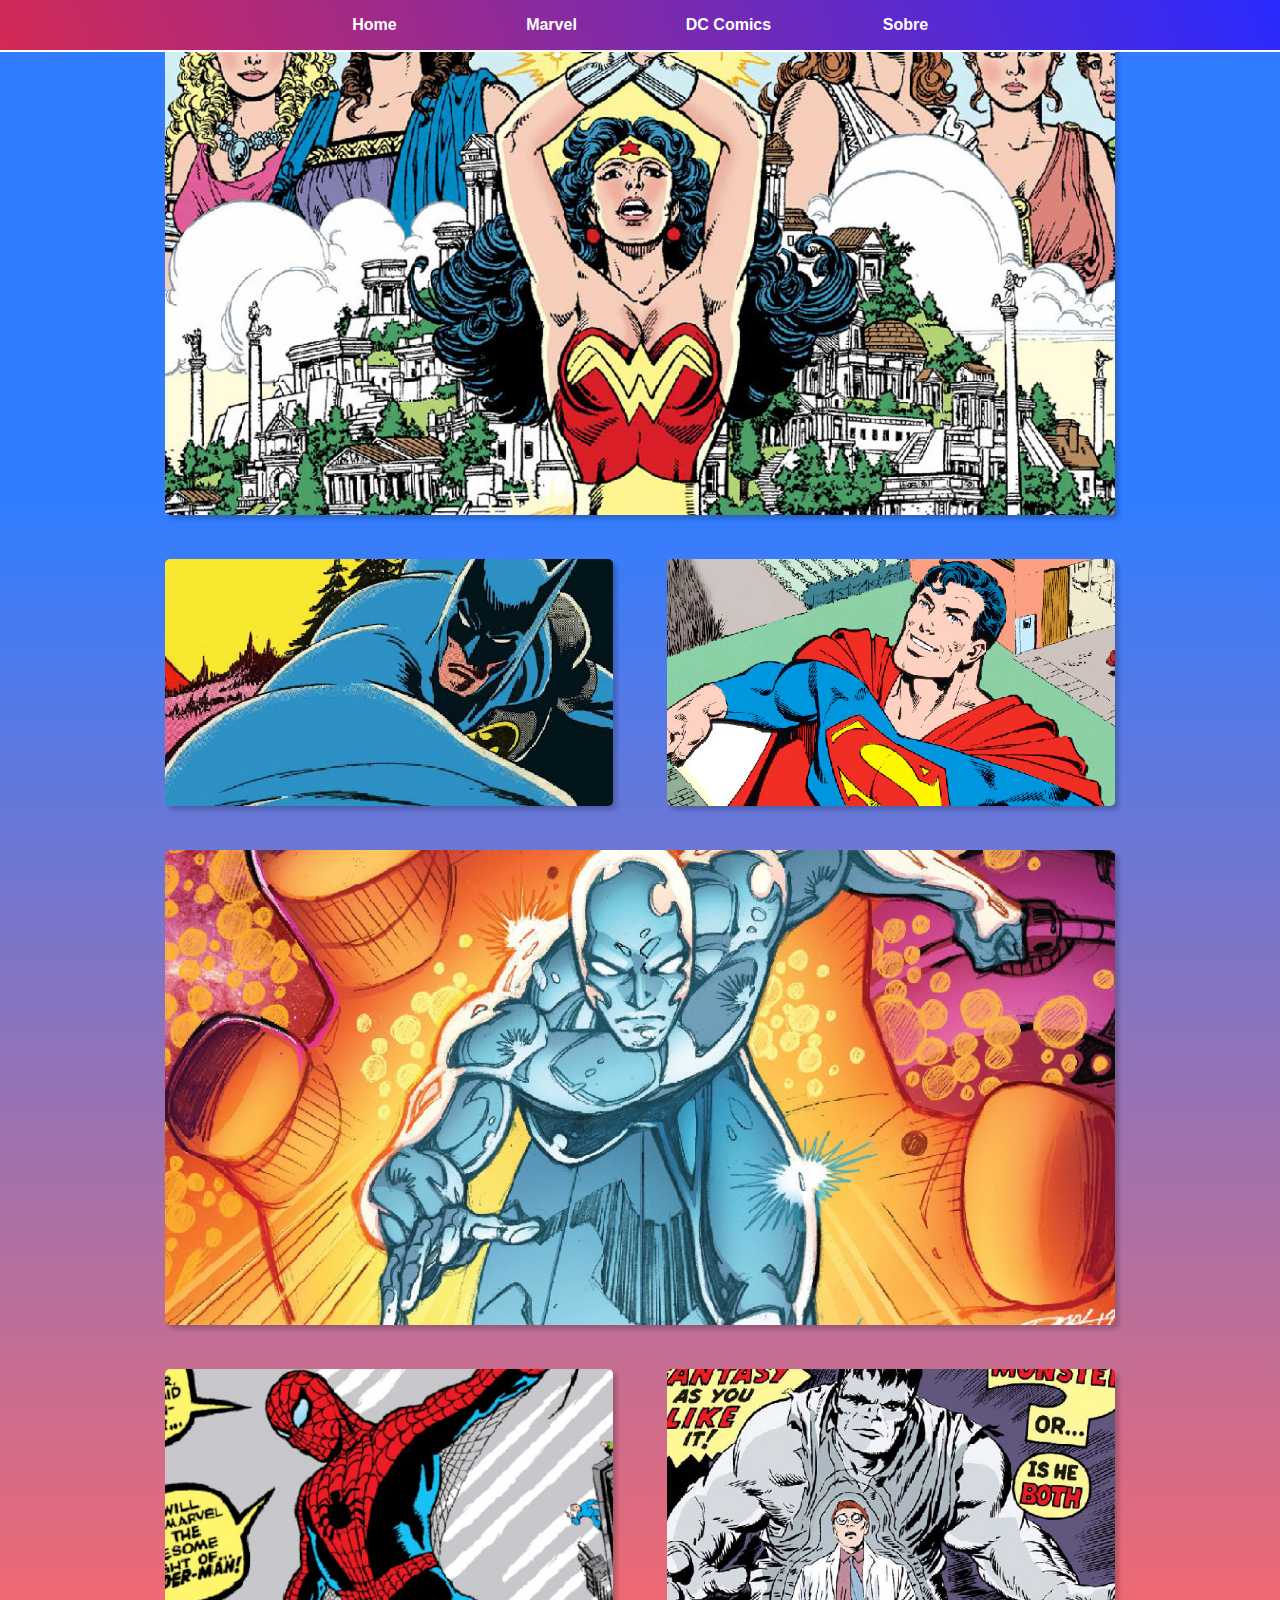
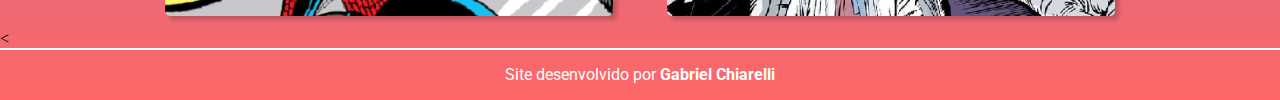
<file: index.html>
<!DOCTYPE html> <!-- V1.0 - 03/04/2022 -->
<html lang="pt-br">
<head>
    <meta charset="UTF-8">
    <meta http-equiv="X-UA-Compatible" content="IE=edge">
    <meta name="viewport" content="width=device-width, initial-scale=1.0">
    <link rel="stylesheet" href="estilos/estilo-header.css">
    <link rel="stylesheet" href="estilos/estilo-menu-dropdown.css">
    <link rel="stylesheet" href="estilos/estilo-index.css">
    <!--<link rel="stylesheet" href="estilos/estilo-base.css">-->
    <link rel="shortcut icon" href="imagens/favicon/escudo-capitao-america-favicon-001.svg" type="image/x-icon">
    <title>Super-Heróis</title>
</head>
<body>
    <header>
        <nav class="menu">
            <ul class="dropdown-menu">
                <li><a href="#">Home</a></li>
                <li>
                    <a href="#">Marvel</a>
                    <ul class="dropdown-submenu">
                        <li><a href="conteudos/homem-aranha.html">Homem-Aranha</a></li>
                        <li><a href="conteudos/hulk.html">Hulk</a></li>
                        <li><a href="conteudos/surfista-prateado.html">Surfista Prateado</a></li>
                    </ul>
                </li>
                <li>
                    <a href="#">DC Comics</a>
                    <ul class="dropdown-submenu">
                        <li><a href="conteudos/batman.html">Batman</a></li>
                        <li><a href="conteudos/mulher-maravilha.html">Mulher-Maravilha</a></li>
                        <li><a href="conteudos/super-homem.html">Super-Homem</a></li>
                    </ul>
                </li>
                <li><a href="conteudos/sobre.html">Sobre</a></li>
            </ul>
        </nav>
    </header>

    <main>
        <div class="universo-dc">
        <a href="conteudos/mulher-maravilha.html"><div class="imagem-principal-container">
            <img src="imagens/imagem-home-pricipal-mulher-maravilha-001.jpg" alt="" class="img-principal">
        </div></a>
        <div class="imagens-destaque">
            <a href="conteudos/batman.html"><div class="imagem-container">
                <img src="imagens/imagem-destaque-batman-001.jpg" alt="" class="img-destaque">
                <!--<h1 class="txt-destaque">Origem do Homem-Aranha</h1>-->
            </div></a>
            <a href="conteudos/super-homem.html"><div class="imagem-container">
                <img src="imagens/imagem-destaque-super-homem-001.jpg" alt="" class="img-destaque">
                <!--<h1 class="txt-destaque">Primeira Aparição da Mulher-Maravilha</h1>-->
            </div></a>
        </div>
        </div>
        <a href="conteudos/surfista-prateado.html"><div class="imagem-principal-container">
            <img src="imagens/imagem-home-pricipal-surfista-prateado-001.jpg" alt="" class="img-principal">
        </div></a>
        <div class="imagens-destaque">
            <a href="conteudos/homem-aranha.html"><div class="imagem-container">
                <img src="imagens/imagem-destaque-homem-aranha-001.jpg" alt="" class="img-destaque">
            </div></a>
            <a href="conteudos/hulk.html"><div class="imagem-container">
                <img src="imagens/imagem-destaque-hulk-001.jpg" alt="" class="img-destaque">
            </div></a>
        </div>
    </main>

    <<footer>
        <p>Site desenvolvido por <a href="https://github.com/gabrielchiarelli" target="_blank">Gabriel Chiarelli</a></p>
    </footer>
</body>
</html>
</file>
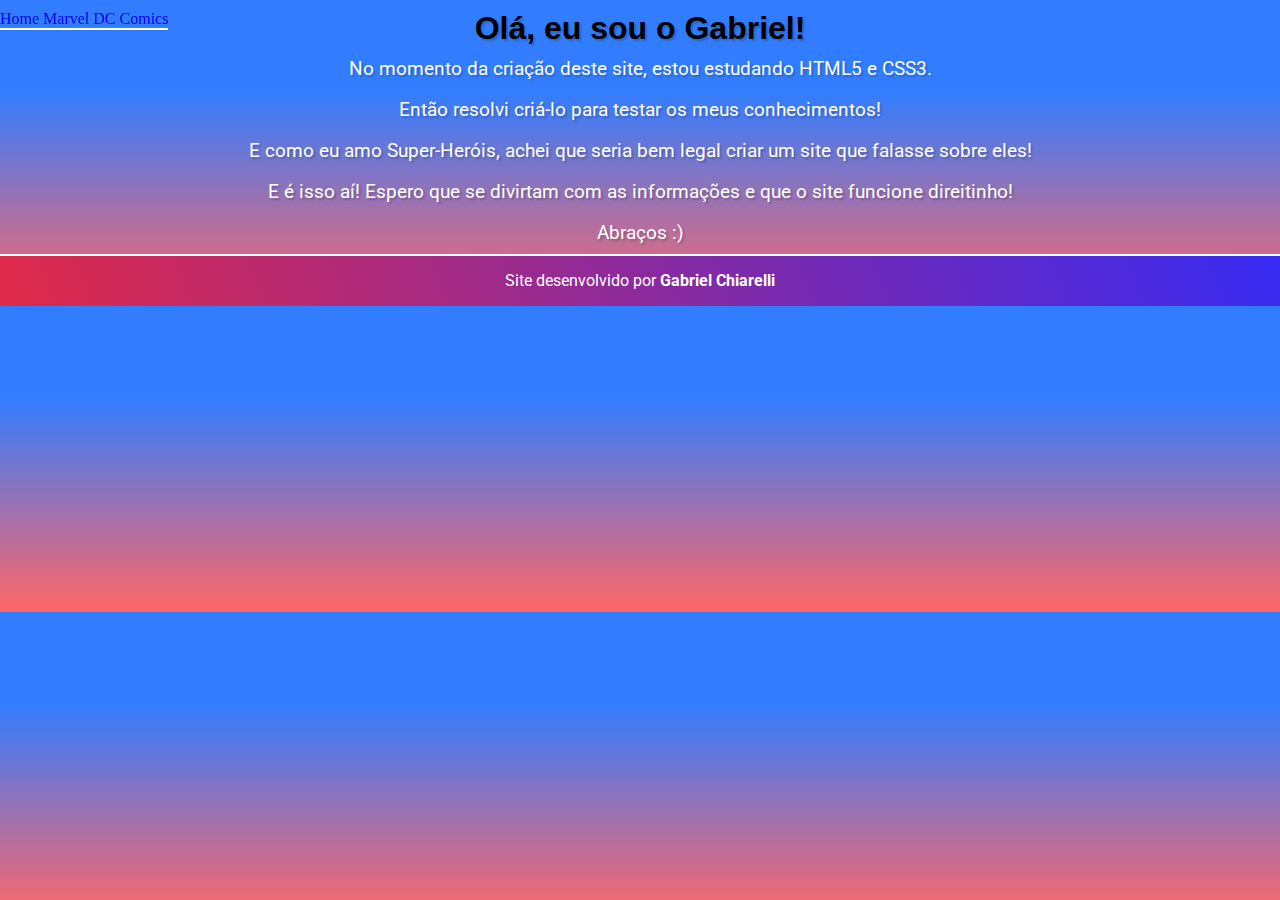
<file: conteudos/index.html>
<!DOCTYPE html> <!-- V1.0 - 03/04/2022 -->
<html lang="pt-br">
<head>
    <meta charset="UTF-8">
    <meta http-equiv="X-UA-Compatible" content="IE=edge">
    <meta name="viewport" content="width=device-width, initial-scale=1.0">
    <link rel="stylesheet" href="../estilos/estilo-index.css">
    <title>Super-Heróis</title>
</head>
<body>
    <header>
        <nav>
            <a href="#">Home</a>
            <a href="homem-aranha.html">Marvel</a>
            <a href="#">DC Comics</a>
        </nav>
    </header>
    <main>
        <h1>Olá, eu sou o Gabriel!</h1>
        <p>No momento da criação deste site, estou estudando HTML5 e CSS3.</p>
        <br>
        <p>Então resolvi criá-lo para testar os meus conhecimentos!</p>
        <br>
        <p>E como eu amo Super-Heróis, achei que seria bem legal criar um site que falasse sobre eles!</p>
        <br>
        <p>E é isso aí! Espero que se divirtam com as informações e que o site funcione direitinho!</p>
        <br>
        <p>Abraços :)</p>
    </main>
    <footer>
        <p>Site desenvolvido por <a href="https://github.com/gabrielchiarelli" target="_blank">Gabriel Chiarelli</a></p>
    </footer>
</body>
</html>
</file>
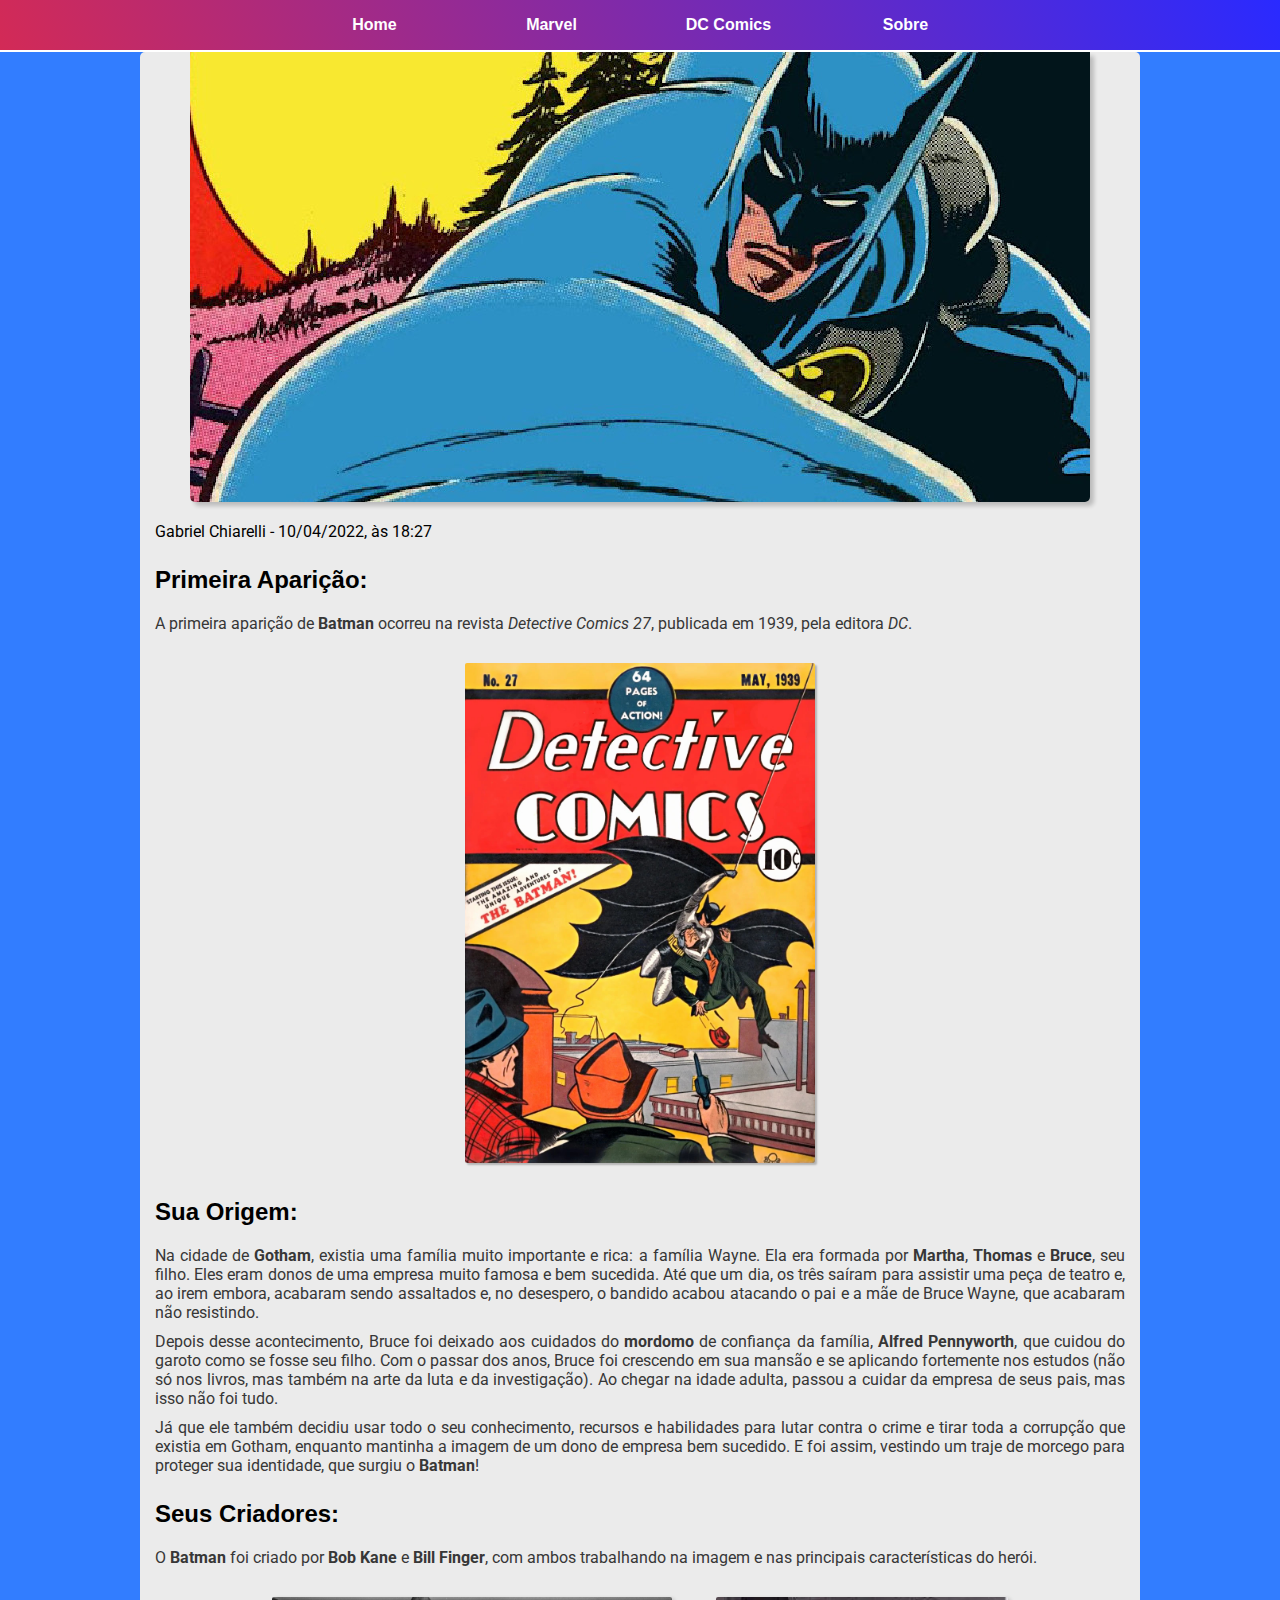
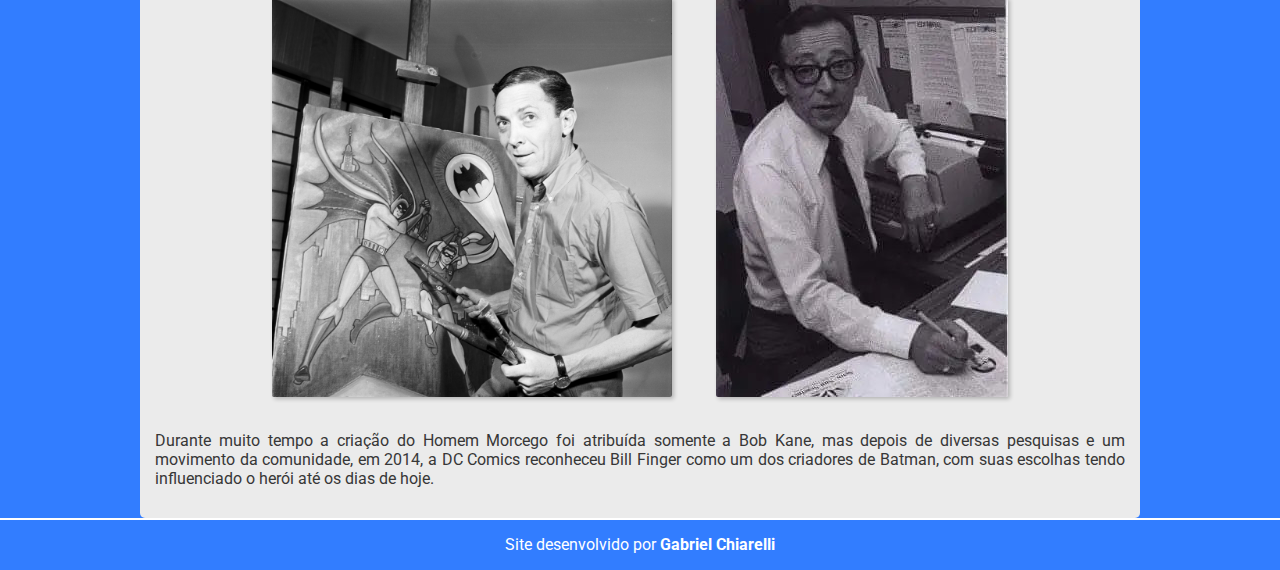
<file: conteudos/batman.html>
<!DOCTYPE html>
<html lang="pt-br">
<head>
    <meta charset="UTF-8">
    <meta http-equiv="X-UA-Compatible" content="IE=edge">
    <meta name="viewport" content="width=device-width, initial-scale=1.0">
    <link rel="stylesheet" href="../estilos/estilo-header.css">
    <link rel="stylesheet" href="../estilos/estilo-menu-dropdown.css">
    <link rel="stylesheet" href="../estilos/estilo-base.css">
    <link rel="stylesheet" href="../estilos/estilo-homem-aranha.css">
    <link rel="shortcut icon" href="../imagens/favicon/escudo-capitao-america-favicon-001.svg" type="image/x-icon">
    <title>Super-Heróis: Batman</title>
</head>
<body id="DC-Comics">
    <header>
        <nav class="menu">
            <ul class="dropdown-menu">
                <li><a href="../index.html">Home</a></li>
                <li>
                    <a href="#">Marvel</a>
                    <ul class="dropdown-submenu">
                        <li><a href="homem-aranha.html">Homem-Aranha</a></li>
                        <li><a href="hulk.html">Hulk</a></li>
                        <li><a href="surfista-prateado.html">Surfista Prateado</a></li>
                    </ul>
                </li>
                <li>
                    <a href="#">DC Comics</a>
                    <ul class="dropdown-submenu">
                        <li><a href="batman.html">Batman</a></li>
                        <li><a href="mulher-maravilha.html">Mulher-Maravilha</a></li>
                        <li><a href="super-homem.html">Super-Homem</a></li>
                    </ul>
                </li>
                <li><a href="sobre.html">Sobre</a></li>
            </ul>
        </nav>
    </header>

    <main>
        <picture>
            <img src="../imagens/imagem-principal-batman-001.jpg" alt="image de Batman e Robin" id="img01">
        </picture>
        <p id="creditos">Gabriel Chiarelli - 10/04/2022, às 18:27</p>

        <h2>Primeira Aparição:</h2>
        <p>A primeira aparição de <strong>Batman</strong> ocorreu na revista <em>Detective Comics 27</em>, publicada em 1939, pela editora <em>DC</em>.</p>
        <picture>
            <img src="../imagens/capa-detective-comics-27-001.jpg" alt="capa de Detective Comics 27, 1939" class="capa-esquerda">
        </picture>

        <h2>Sua Origem:</h2>
        <p>Na cidade de <strong>Gotham</strong>, existia uma família muito importante e rica: a família Wayne. Ela era formada por <strong>Martha</strong>, <strong>Thomas</strong> e <strong>Bruce</strong>, seu filho. Eles eram donos de uma empresa muito famosa e bem sucedida. Até que um dia, os três saíram para assistir uma peça de teatro e, ao irem embora, acabaram sendo assaltados e, no desespero, o bandido acabou atacando o pai e a mãe de Bruce Wayne, que acabaram não resistindo.</p>
        <p>Depois desse acontecimento, Bruce foi deixado aos cuidados do <strong>mordomo</strong> de confiança da família, <strong>Alfred Pennyworth</strong>, que cuidou do garoto como se fosse seu filho. Com o passar dos anos, Bruce foi crescendo em sua mansão e se aplicando fortemente nos estudos (não só nos livros, mas também na arte da luta e da investigação). Ao chegar na idade adulta, passou a cuidar da empresa de seus pais, mas isso não foi tudo.</p>
        <p>Já que ele também decidiu usar todo o seu conhecimento, recursos e habilidades para lutar contra o crime e tirar toda a corrupção que existia em Gotham, enquanto mantinha a imagem de um dono de empresa bem sucedido. E foi assim, vestindo um traje de morcego para proteger sua identidade, que surgiu o <strong>Batman</strong>!</p>

        <h2>Seus Criadores:</h2>
        <p>O <strong>Batman</strong> foi criado por <strong>Bob Kane</strong> e <strong>Bill Finger</strong>, com ambos trabalhando na imagem e nas principais características do herói.</p>
        <div class="imagens">
            <picture>
                <img src="../imagens/bob-kane-001.jpg" alt="foto de Bob Kane" class="duas-imagens">
                <img src="../imagens/bill-finger-001.jpg" alt="foto de Bill Finger" class="duas-imagens">
            </picture>
        </div>
        <p>Durante muito tempo a criação do Homem Morcego foi atribuída somente a Bob Kane, mas depois de diversas pesquisas e um movimento da comunidade, em 2014, a DC Comics reconheceu Bill Finger como um dos criadores de Batman, com suas escolhas tendo influenciado o herói até os dias de hoje.</p>
    </main>

    <footer>
        <p>Site desenvolvido por <a href="https://github.com/gabrielchiarelli" target="_blank">Gabriel Chiarelli</a></p>
    </footer>
</body>
</html>
</file>
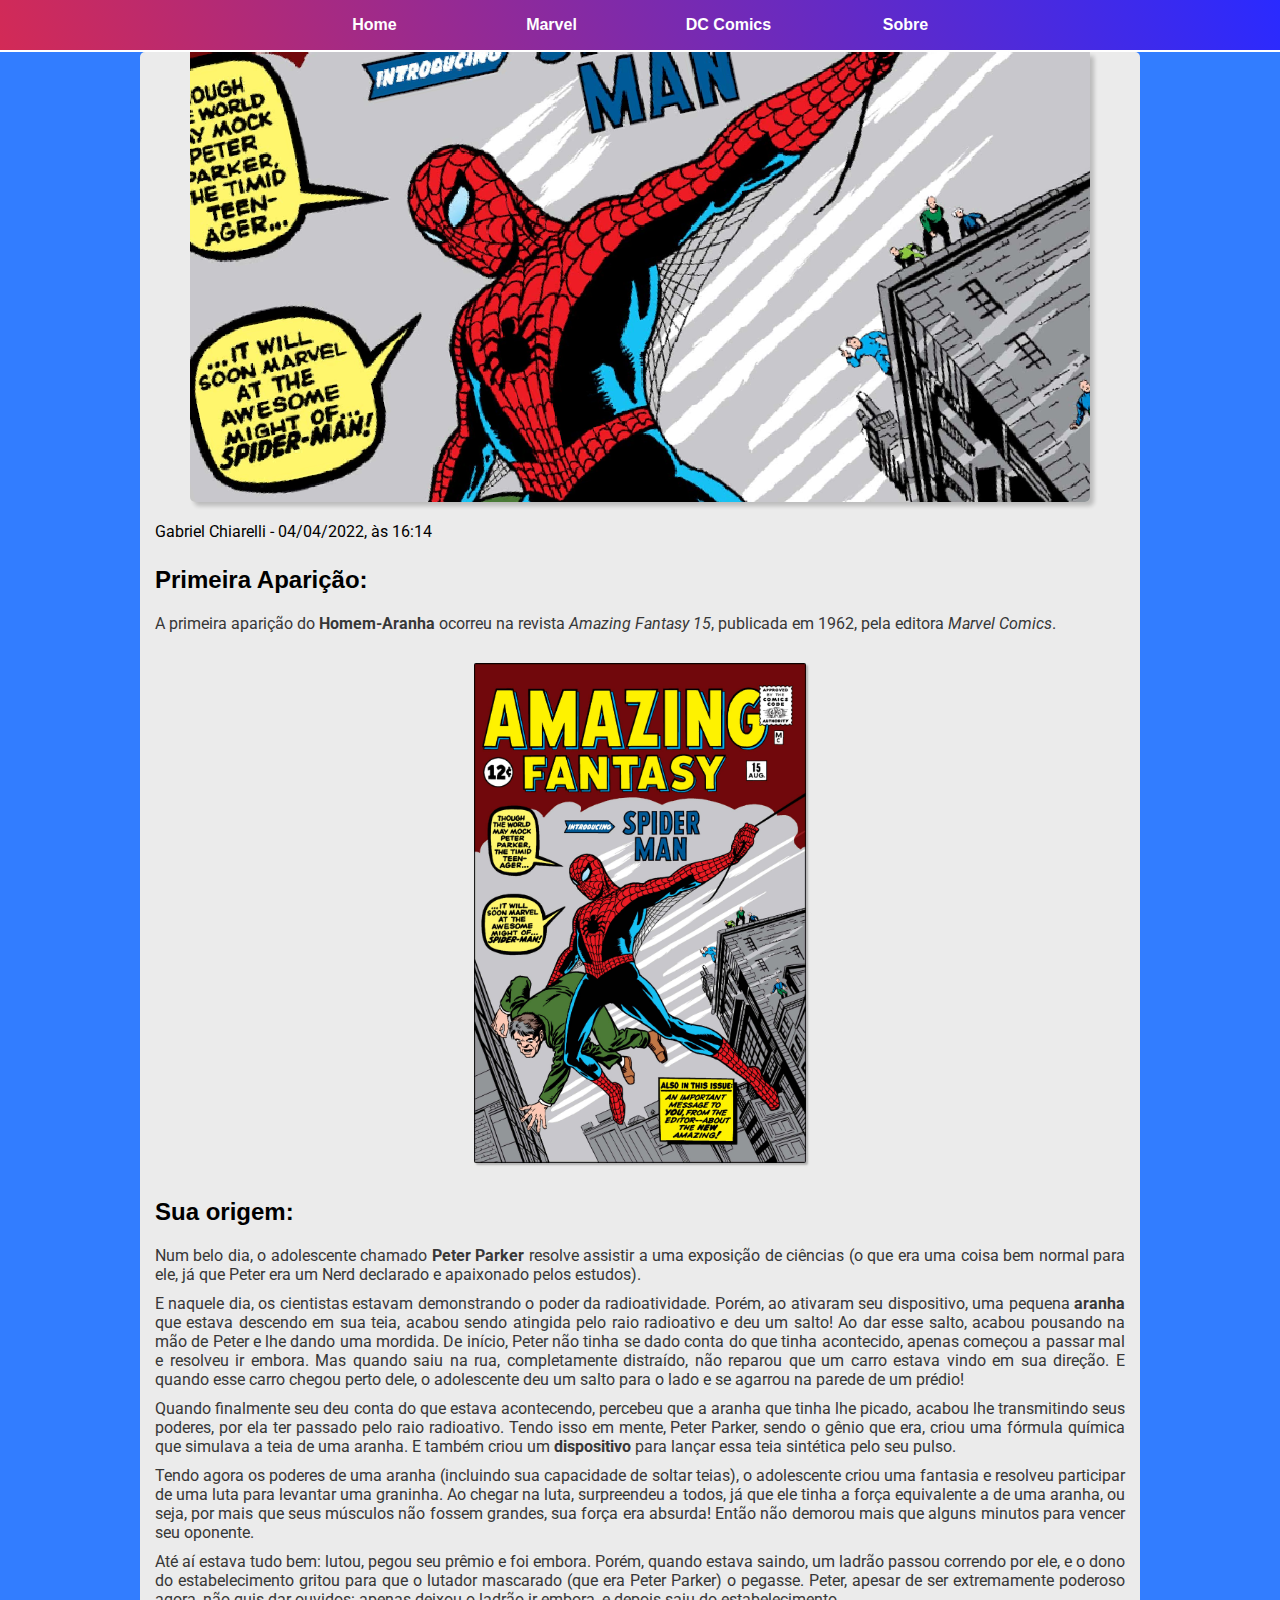
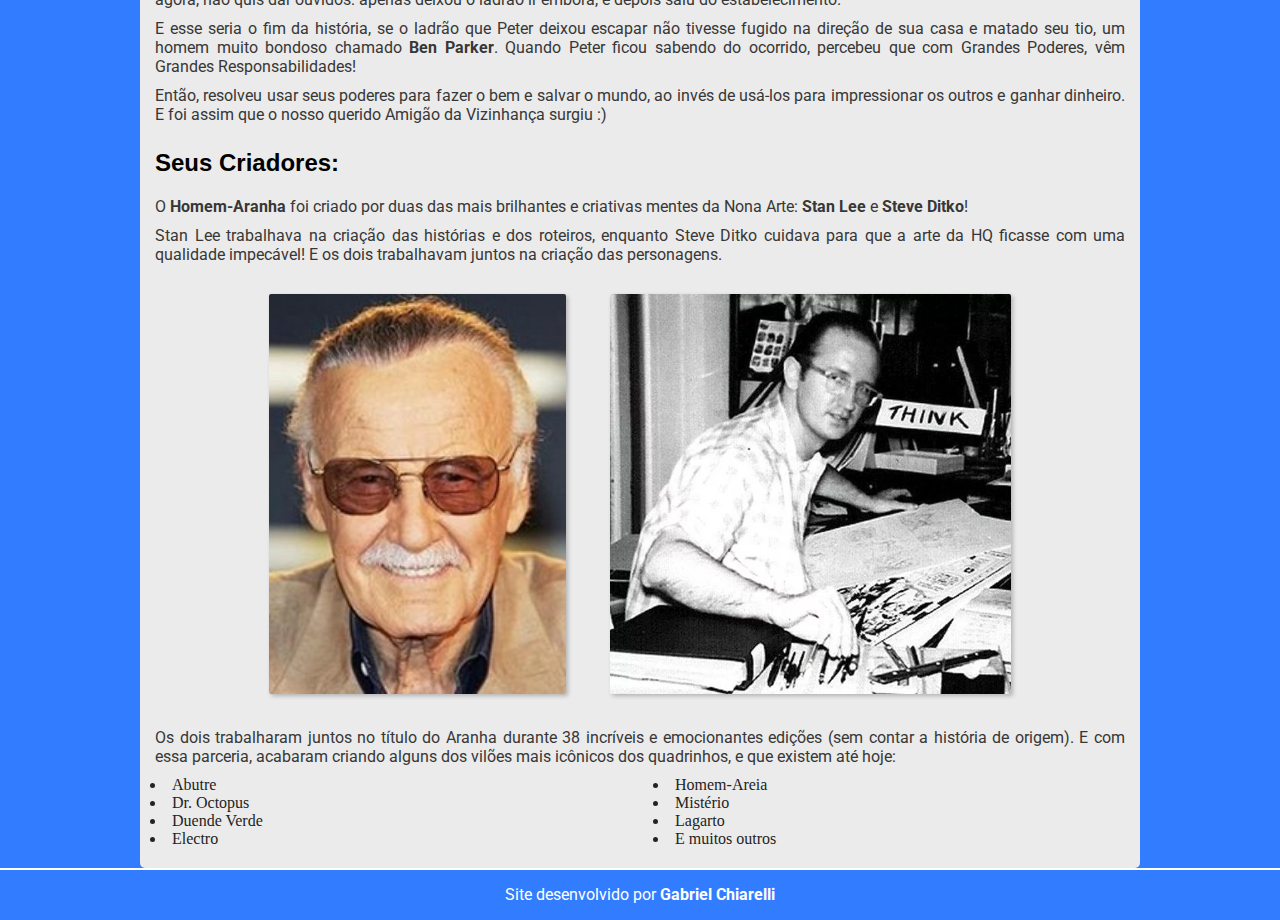
<file: conteudos/homem-aranha.html>
<!DOCTYPE html>
<html lang="pt-br">
<head>
    <meta charset="UTF-8">
    <meta http-equiv="X-UA-Compatible" content="IE=edge">
    <meta name="viewport" content="width=device-width, initial-scale=1.0">
    <link rel="stylesheet" href="../estilos/estilo-base.css">
    <link rel="stylesheet" href="../estilos/estilo-header.css">
    <link rel="stylesheet" href="../estilos/estilo-menu-dropdown.css">
    <link rel="stylesheet" href="../estilos/estilo-homem-aranha.css">
    <link rel="shortcut icon" href="../imagens/favicon/escudo-capitao-america-favicon-001.svg" type="image/x-icon">
    <title>Super-Heróis: Homem-Aranha</title>
</head>
<body id="Marvel">
    <header>
        <nav class="menu">
            <ul class="dropdown-menu">
                <li><a href="../index.html">Home</a></li>
                <li>
                    <a href="#">Marvel</a>
                    <ul class="dropdown-submenu">
                        <li><a href="homem-aranha.html">Homem-Aranha</a></li>
                        <li><a href="hulk.html">Hulk</a></li>
                        <li><a href="surfista-prateado.html">Surfista Prateado</a></li>
                    </ul>
                </li>
                <li>
                    <a href="#">DC Comics</a>
                    <ul class="dropdown-submenu">
                        <li><a href="batman.html">Batman</a></li>
                        <li><a href="mulher-maravilha.html">Mulher-Maravilha</a></li>
                        <li><a href="super-homem.html">Super-Homem</a></li>
                    </ul>
                </li>
                <li><a href="sobre.html">Sobre</a></li>
            </ul>

        </nav>
    </header>  
    <main>
        <!--<h1>Homem-Aranha</h1>-->
        <img src="../imagens/imagem-principal-homem-aranha-001.png" alt="homem-aranha de Andrew Garfield" id="img01">
        <p id="creditos">Gabriel Chiarelli - 04/04/2022, às 16:14</p>

        <h2>Primeira Aparição:</h2>
        <p class="texto-direita">A primeira aparição do <strong>Homem-Aranha</strong> ocorreu na revista <em>Amazing Fantasy 15</em>, publicada em 1962, pela editora <em>Marvel Comics</em>.</p>

        <img src="../imagens/amazing-fantasy-15-002.jpg" alt="capa da revista Amazing Fantasy número 15, de 1962" class="capa-esquerda">

        <h2>Sua origem:</h2>
        <p>Num belo dia, o adolescente chamado <strong>Peter Parker</strong> resolve assistir a uma exposição de ciências (o que era uma coisa bem normal para ele, já que Peter era um Nerd declarado e apaixonado pelos estudos).</p>
        <p>E naquele dia, os cientistas estavam demonstrando o poder da radioatividade. Porém, ao ativaram seu dispositivo, uma pequena <strong>aranha</strong> que estava descendo em sua teia, acabou sendo atingida pelo raio radioativo e deu um salto! Ao dar esse salto, acabou pousando na mão de Peter e lhe dando uma mordida. De início, Peter não tinha se dado conta do que tinha acontecido, apenas começou a passar mal e resolveu ir embora. Mas quando saiu na rua, completamente distraído, não reparou que um carro estava vindo em sua direção. E quando esse carro chegou perto dele, o adolescente deu um salto para o lado e se agarrou na parede de um prédio!</p>
        <p>Quando finalmente seu deu conta do que estava acontecendo, percebeu que a aranha que tinha lhe picado, acabou lhe transmitindo seus poderes, por ela ter passado pelo raio radioativo. Tendo isso em mente, Peter Parker, sendo o gênio que era, criou uma fórmula química que simulava a teia de uma aranha. E também criou um <strong>dispositivo</strong> para lançar essa teia sintética pelo seu pulso.</p>
        <p>Tendo agora os poderes de uma aranha (incluindo sua capacidade de soltar teias), o adolescente criou uma fantasia e resolveu participar de uma luta para levantar uma graninha. Ao chegar na luta, surpreendeu a todos, já que ele tinha a força equivalente a de uma aranha, ou seja, por mais que seus músculos não fossem grandes, sua força era absurda! Então não demorou mais que alguns minutos para vencer seu oponente.</p>
        <p>Até aí estava tudo bem: lutou, pegou seu prêmio e foi embora. Porém, quando estava saindo, um ladrão passou correndo por ele, e o dono do estabelecimento gritou para que o lutador mascarado (que era Peter Parker) o pegasse. Peter, apesar de ser extremamente poderoso agora, não quis dar ouvidos: apenas deixou o ladrão ir embora, e depois saiu do estabelecimento.</p>
        <p>E esse seria o fim da história, se o ladrão que Peter deixou escapar não tivesse fugido na direção de sua casa e matado seu tio, um homem muito bondoso chamado <strong>Ben Parker</strong>. Quando Peter ficou sabendo do ocorrido, percebeu que com Grandes Poderes, vêm Grandes Responsabilidades!</p>
        <p>Então, resolveu usar seus poderes para fazer o bem e salvar o mundo, ao invés de usá-los para impressionar os outros e ganhar dinheiro. E foi assim que o nosso querido Amigão da Vizinhança surgiu :)</p>

        <h2>Seus Criadores:</h2>
        <p>O <strong>Homem-Aranha</strong> foi criado por duas das mais brilhantes e criativas mentes da Nona Arte: <strong>Stan Lee</strong> e <strong>Steve Ditko</strong>!</p>
        <p>Stan Lee trabalhava na criação das histórias e dos roteiros, enquanto Steve Ditko cuidava para que a arte da HQ ficasse com uma qualidade impecável! E os dois trabalhavam juntos na criação das personagens.</p>

        <div class="imagens">
            <picture>
                <img src="../imagens/stan-lee-001.jpg" alt="foto de Stan Lee - criador do Homem-Aranha" class="duas-imagens">
            </picture>
                <img src="../imagens/steve-ditko-001.jpg" alt="foto de Steve Ditko - co-criador do Homem-Aranha" class="duas-imagens">
        
        </div>
        <p>Os dois trabalharam juntos no título do Aranha durante 38 incríveis e emocionantes edições (sem contar a história de origem). E com essa parceria, acabaram criando alguns dos vilões mais icônicos dos quadrinhos, e que existem até hoje:</p>
        
            <ul>
                <li>Abutre</li>
                <li>Dr. Octopus</li>
                <li>Duende Verde</li>
                <li>Electro</li>
                <li>Homem-Areia</li>
                <li>Mistério</li>
                <li>Lagarto</li>
                <li>E muitos outros</li>
            </ul>
        
    </main>
    <footer>
        <p>Site desenvolvido por <a href="https://github.com/gabrielchiarelli">Gabriel Chiarelli</a></p>
    </footer>
</body>
</html>
</file>
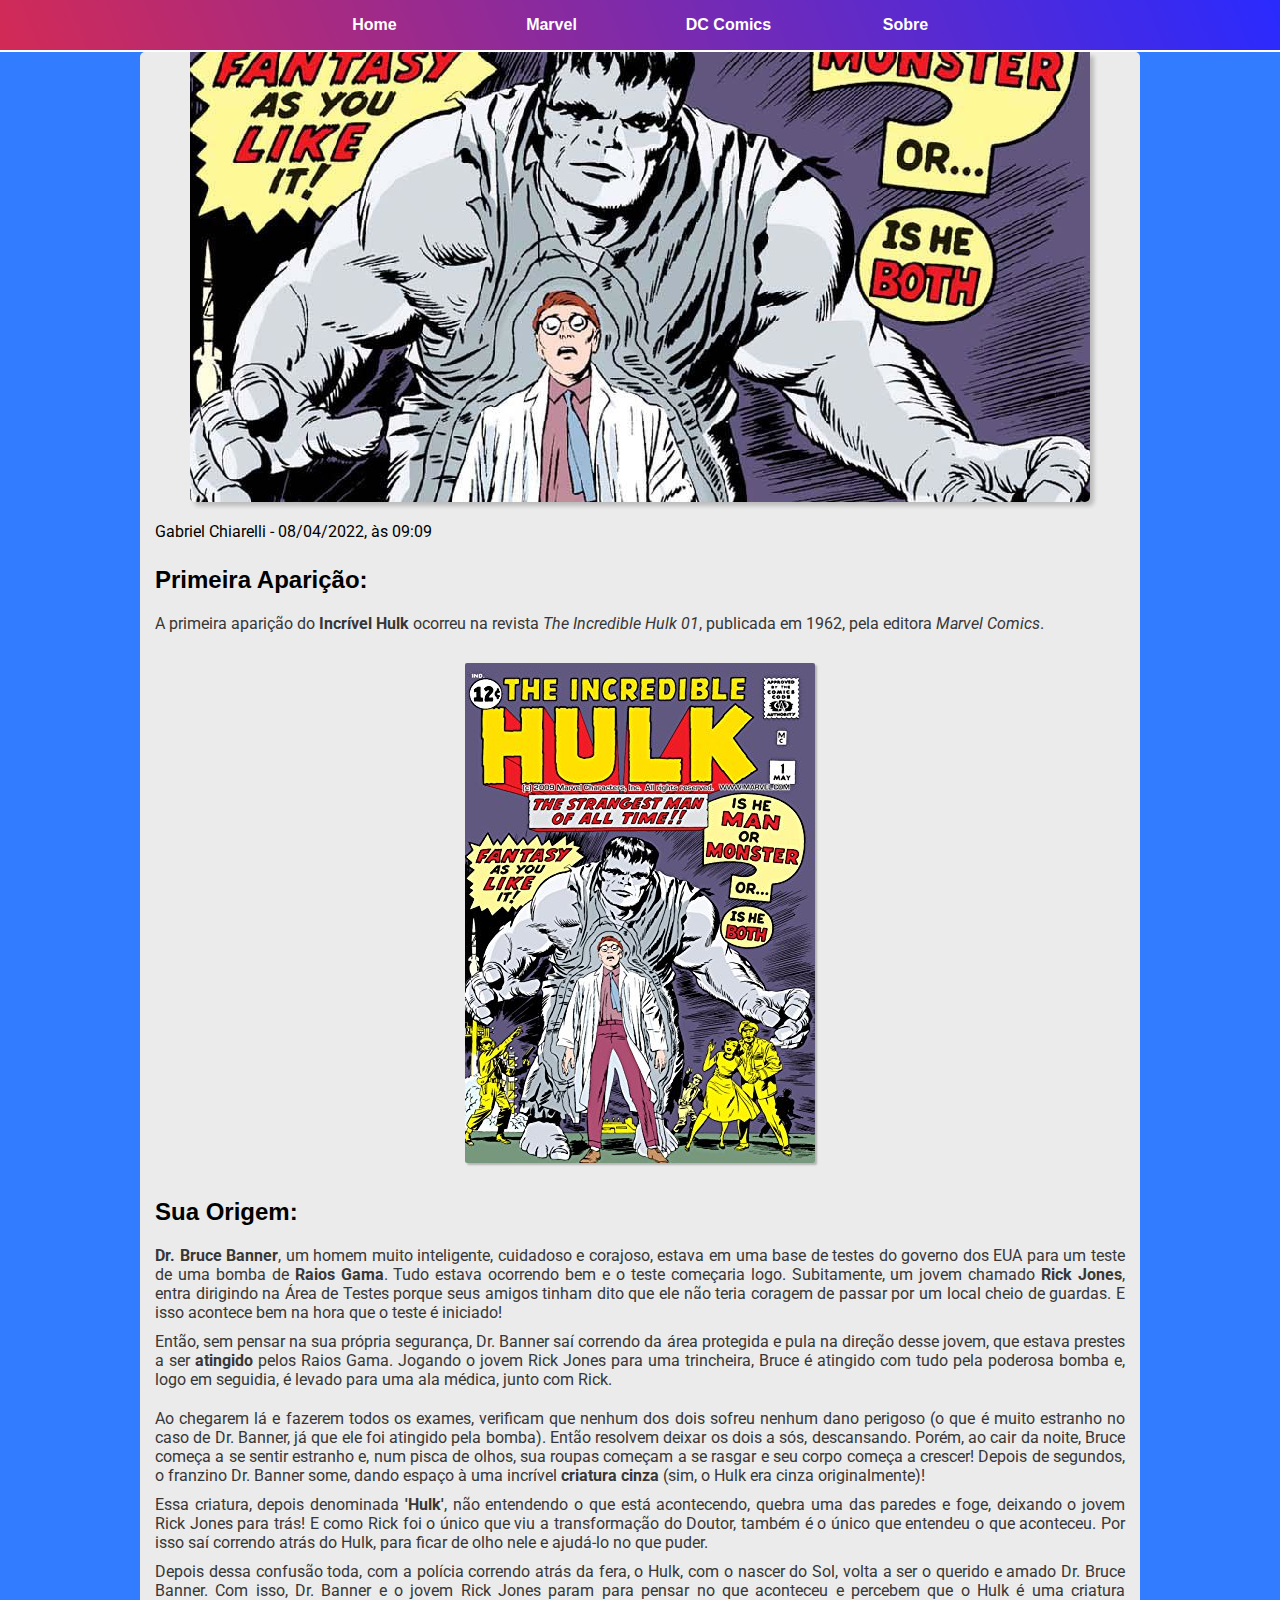
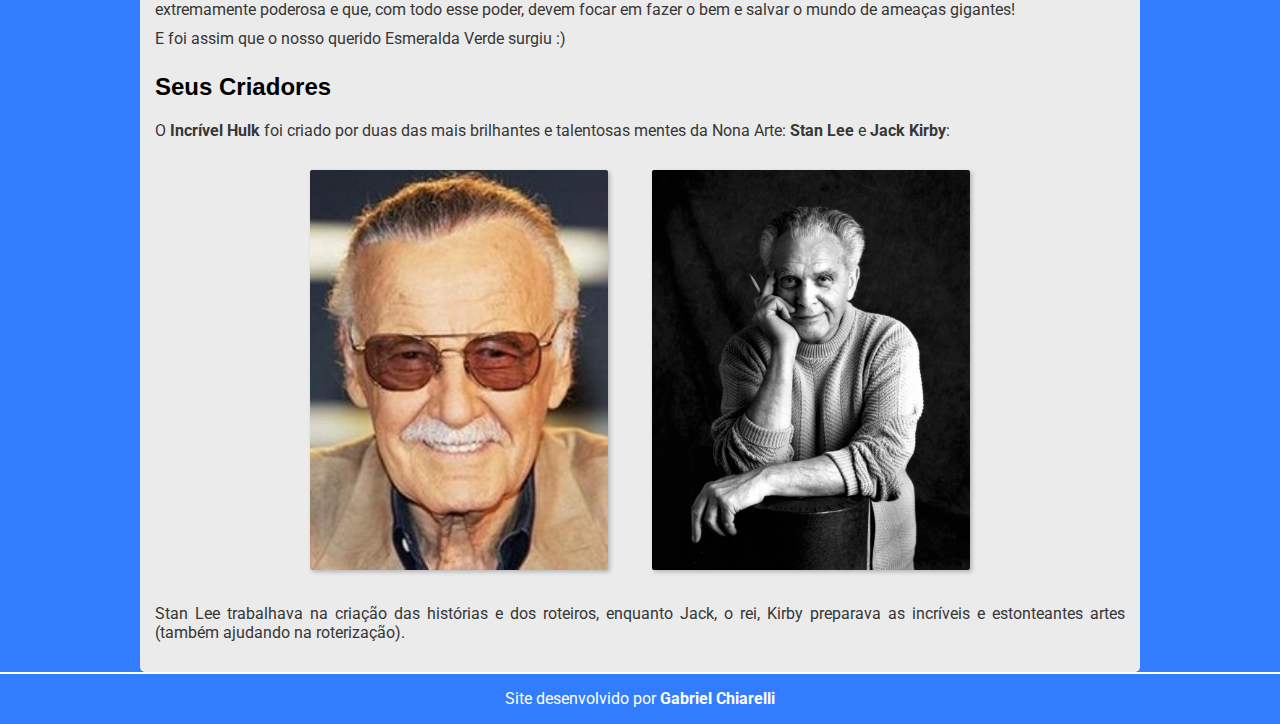
<file: conteudos/hulk.html>
<!DOCTYPE html>
<html lang="pt-br">
<head>
    <meta charset="UTF-8">
    <meta http-equiv="X-UA-Compatible" content="IE=edge">
    <meta name="viewport" content="width=device-width, initial-scale=1.0">
    <link rel="stylesheet" href="../estilos/estilo-menu-dropdown.css">
    <link rel="stylesheet" href="../estilos/estilo-base.css">
    <link rel="stylesheet" href="../estilos/estilo-header.css">
    <link rel="stylesheet" href="../estilos/estilo-homem-aranha.css">
    <link rel="shortcut icon" href="../imagens/favicon/escudo-capitao-america-favicon-001.svg" type="image/x-icon">
    <title>Super-Heróis: Hulk</title>
</head>
<body id="Marvel">
    <header>
        <nav class="menu">
            <ul class="dropdown-menu">
                <li><a href="../index.html">Home</a></li>
                <li>
                    <a href="#">Marvel</a>
                    <ul class="dropdown-submenu">
                        <li><a href="homem-aranha.html">Homem-Aranha</a></li>
                        <li><a href="hulk.html">Hulk</a></li>
                        <li><a href="surfista-prateado.html">Surfista Prateado</a></li>
                    </ul>
                </li>
                <li>
                    <a href="#">DC Comics</a>
                    <ul class="dropdown-submenu">
                        <li><a href="batman.html">Batman</a></li>
                        <li><a href="mulher-maravilha.html">Mulher-Maravilha</a></li>
                        <li><a href="super-homem.html">Super-Homem</a></li>
                    </ul>
                </li>
                <li><a href="sobre.html">Sobre</a></li>
            </ul>

        </nav>
    </header>
    <main>
        <img src="../imagens/imagem-principal-hulk-001.png" alt="desenho do Incrível Hulk" id="img01">
        <p id="creditos">Gabriel Chiarelli - 08/04/2022, às 09:09</p>

        <h2>Primeira Aparição:</h2>
        <p>A primeira aparição do <strong>Incrível Hulk</strong> ocorreu na revista <em>The Incredible Hulk 01</em>, publicada em 1962, pela editora <em>Marvel Comics</em><!-- (ver curiosidade no final da página) -->.</p>

        <picture>
            <img src="../imagens/capa-the-incredible-hulk-01-001.jpg" alt="capa de The Incredible Hulk 01, 1962" class="capa-esquerda">
        </picture>

        <h2>Sua Origem:</h2>

        <p><strong>Dr. Bruce Banner</strong>, um homem muito inteligente, cuidadoso e corajoso, estava em uma base de testes do governo dos EUA para um teste de uma bomba de <strong>Raios Gama</strong>. Tudo estava ocorrendo bem e o teste começaria logo. Subitamente, um jovem chamado <strong>Rick Jones</strong>, entra dirigindo na Área de Testes porque seus amigos tinham dito que ele não teria coragem de passar por um local cheio de guardas. E isso acontece bem na hora que o teste é iniciado!</p>
        <p>Então, sem pensar na sua própria segurança, Dr. Banner saí correndo da área protegida e pula na direção desse jovem, que estava prestes a ser <strong>atingido</strong> pelos Raios Gama. Jogando o jovem Rick Jones para uma trincheira, Bruce é atingido com tudo pela poderosa bomba e, logo em seguidia, é levado para uma ala médica, junto com Rick.<p>
        <p>Ao chegarem lá e fazerem todos os exames, verificam que nenhum dos dois sofreu nenhum dano perigoso (o que é muito estranho no caso de Dr. Banner, já que ele foi atingido pela bomba). Então resolvem deixar os dois a sós, descansando. Porém, ao cair da noite, Bruce começa a se sentir estranho e, num pisca de olhos, sua roupas começam a se rasgar e seu corpo começa a crescer! Depois de segundos, o franzino Dr. Banner some, dando espaço à uma incrível <strong>criatura cinza</strong> (sim, o Hulk era cinza originalmente)!</p>
        <p>Essa criatura, depois denominada <strong>'Hulk'</strong>, não entendendo o que está acontecendo, quebra uma das paredes e foge, deixando o jovem Rick Jones para trás! E como Rick foi o único que viu a transformação do Doutor, também é o único que entendeu o que aconteceu. Por isso saí correndo atrás do Hulk, para ficar de olho nele e ajudá-lo no que puder.</p>
        <p>Depois dessa confusão toda, com a polícia correndo atrás da fera, o Hulk, com o nascer do Sol, volta a ser  o querido e amado Dr. Bruce Banner.
        Com isso, Dr. Banner e o jovem Rick Jones param para pensar no que aconteceu e percebem que o Hulk é uma criatura extremamente poderosa e que, com todo esse poder, devem focar em fazer o bem e salvar o mundo de ameaças gigantes!</p>
        <p>E foi assim que o nosso querido Esmeralda Verde surgiu :)</p>
        
        <h2>Seus Criadores</h2>
        <p>O <strong>Incrível Hulk</strong> foi criado por duas das mais brilhantes e talentosas mentes da Nona Arte: <strong>Stan Lee</strong> e <strong>Jack Kirby</strong>:</p>

        <div class="imagens">
            <picture>
                <img src="../imagens/stan-lee-001.jpg" alt="foto de Stan Lee" class="duas-imagens">
            </picture>
            <img src="../imagens/jack-kirby-001.jpg" alt="foto de Jack Kirby" class="duas-imagens">
        </div>

        <p>Stan Lee trabalhava na criação das histórias e dos roteiros, enquanto Jack, o rei, Kirby preparava as        incríveis e estonteantes artes (também ajudando na roterização).</p>
        
        <!-- 07/04/2022 -->
    </main>

    <footer>
        <p>Site desenvolvido por <a href="https://github.com/gabrielchiarelli">Gabriel Chiarelli</a></p>
    </footer>
</body>
</html>
</file>
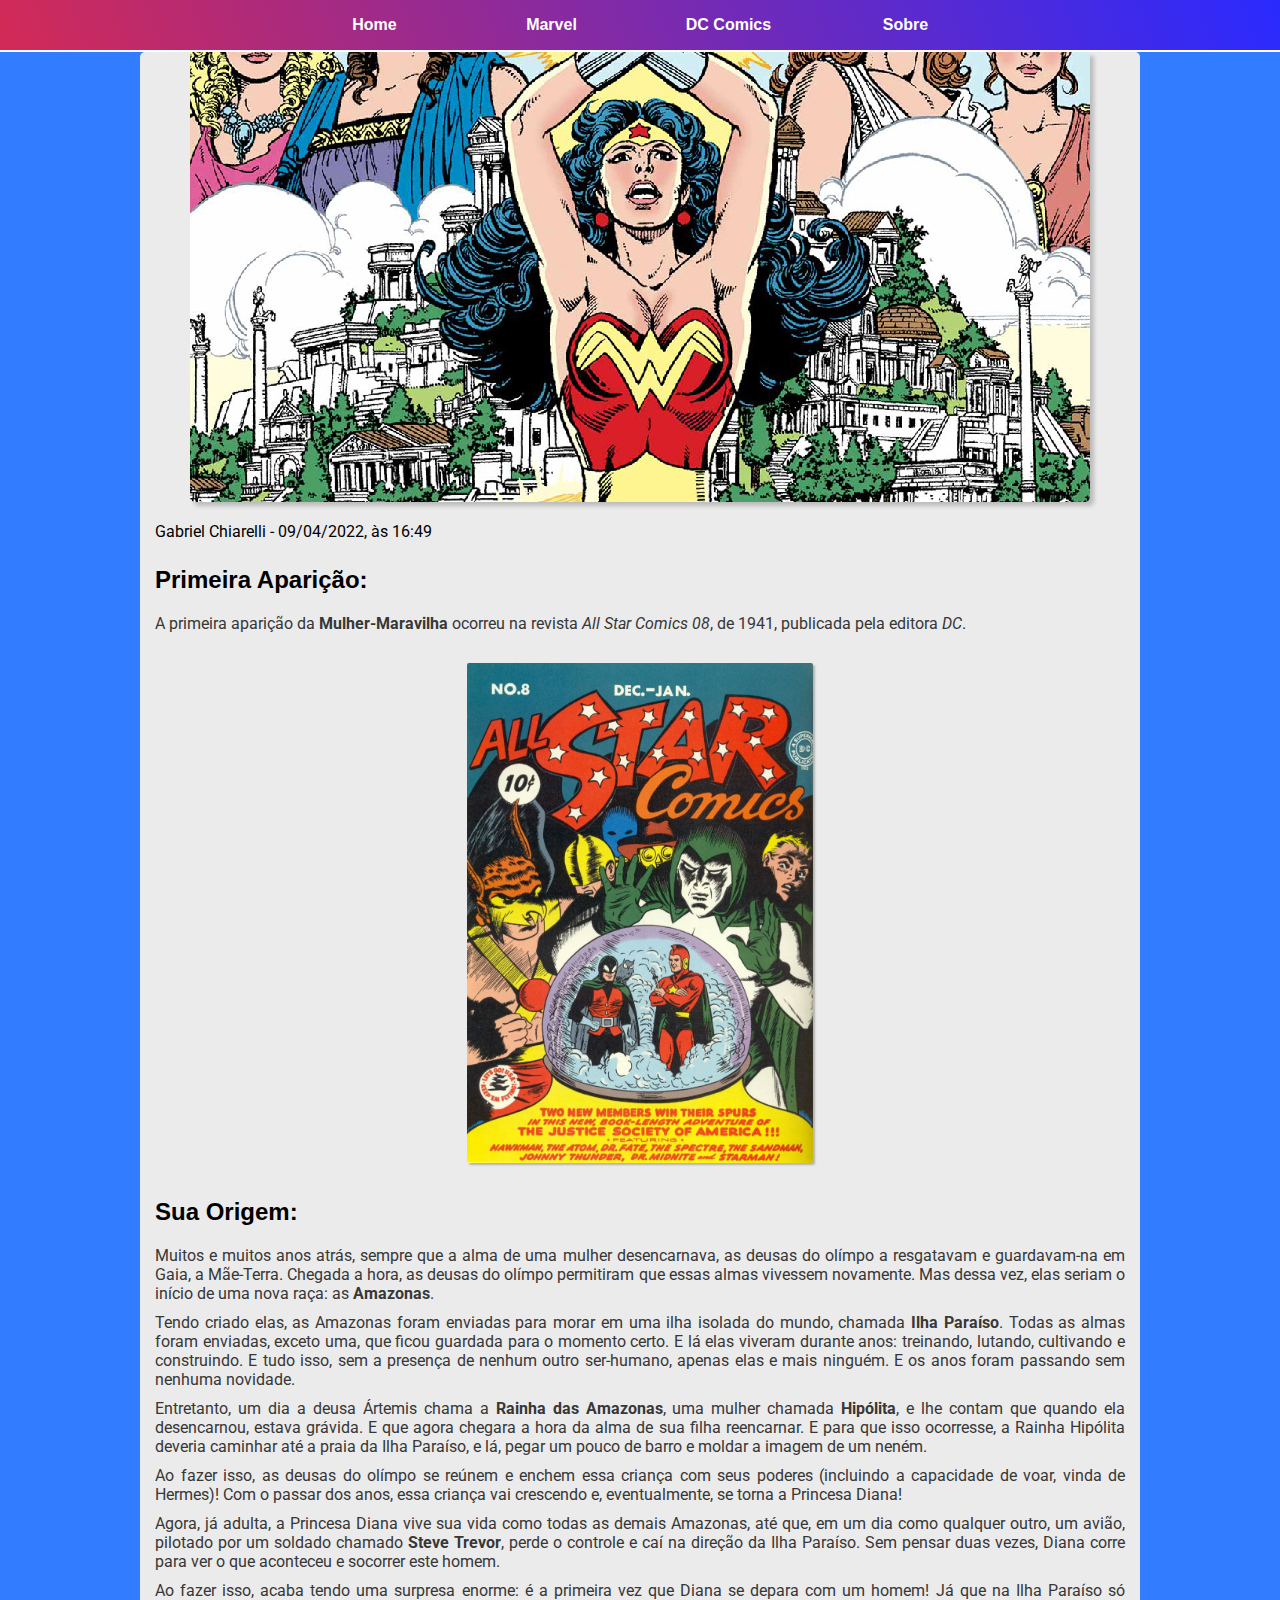
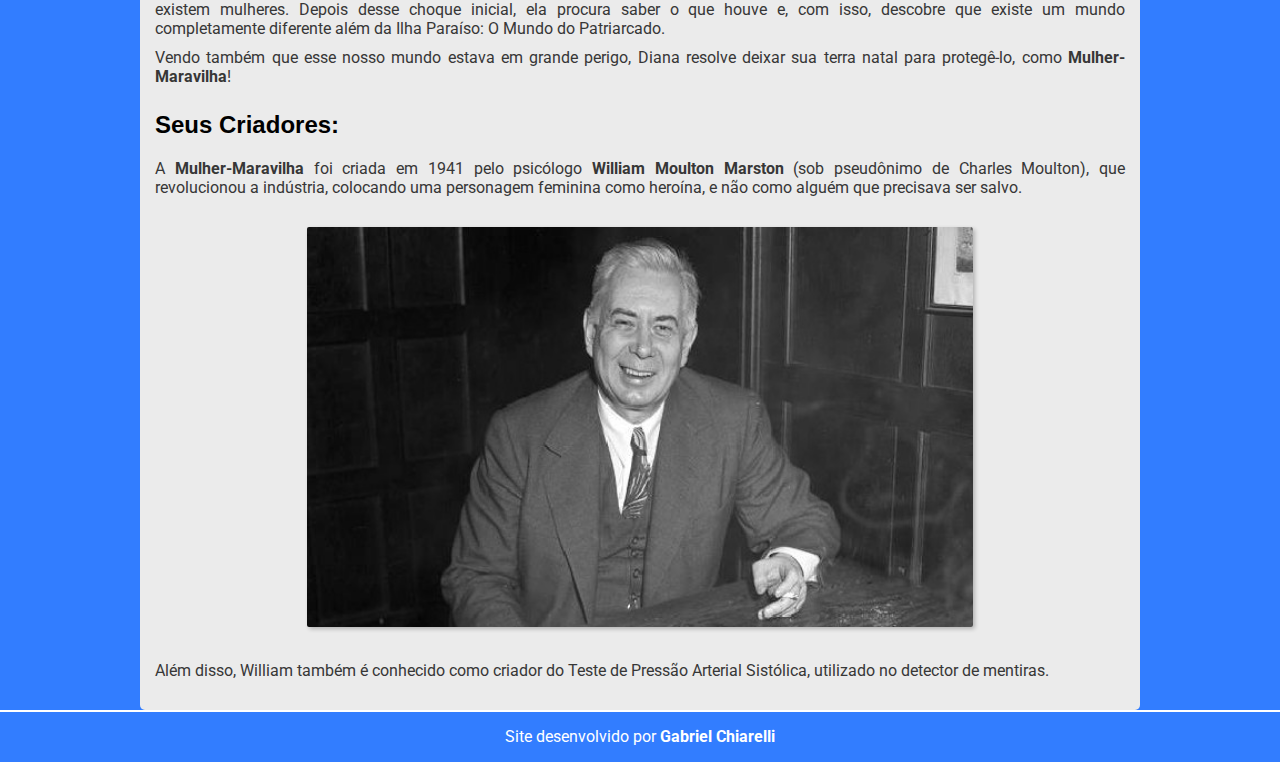
<file: conteudos/mulher-maravilha.html>
<!DOCTYPE html>
<html lang="pt-br">
<head>
    <meta charset="UTF-8">
    <meta http-equiv="X-UA-Compatible" content="IE=edge">
    <meta name="viewport" content="width=device-width, initial-scale=1.0">
    <link rel="stylesheet" href="../estilos/estilo-header.css">
    <link rel="stylesheet" href="../estilos/estilo-menu-dropdown.css">
    <link rel="stylesheet" href="../estilos/estilo-base.css">
    <link rel="stylesheet" href="../estilos/estilo-homem-aranha.css">
    <link rel="shortcut icon" href="../imagens/favicon/escudo-capitao-america-favicon-001.svg" type="image/x-icon">
    <title>Super-Heróis: Mulher-Maravilha</title>
</head>
<body id="DC-Comics">
    <header>
        <nav class="menu">
            <ul class="dropdown-menu">
                <li><a href="../index.html">Home</a></li>
                <li>
                    <a href="#">Marvel</a>
                    <ul class="dropdown-submenu">
                        <li><a href="homem-aranha.html">Homem-Aranha</a></li>
                        <li><a href="hulk.html">Hulk</a></li>
                        <li><a href="surfista-prateado.html">Surfista Prateado</a></li>
                    </ul>
                </li>
                <li>
                    <a href="#">DC Comics</a>
                    <ul class="dropdown-submenu">
                        <li><a href="batman.html">Batman</a></li>
                        <li><a href="mulher-maravilha.html">Mulher-Maravilha</a></li>
                        <li><a href="super-homem.html">Super-Homem</a></li>
                    </ul>
                </li>
                <li><a href="sobre.html">Sobre</a></li>
            </ul>
        </nav>
    </header>

    <main>
        <picture>
            <img src="../imagens/imagem-mulher-maravilha-001.png" alt="imagem da Mulher-Maravilha" id="img01">
        </picture>
        <p id="creditos"> Gabriel Chiarelli - 09/04/2022, às 16:49</p>

        <h2>Primeira Aparição:</h2>
        <p>A primeira aparição da <strong>Mulher-Maravilha</strong> ocorreu na revista <em>All Star Comics 08</em>, de 1941, publicada pela editora <em>DC</em>.</p>

        <picture>
            <img src="../imagens/capa-all-star-comics-08-002.jpg" alt="capa da revista Sensational Comics 01, 1942" class="capa-esquerda">
        </picture>

        <h2>Sua Origem:</h2>
        <p>Muitos e muitos anos atrás, sempre que a alma de uma mulher desencarnava, as deusas do olímpo a resgatavam e guardavam-na em Gaia, a Mãe-Terra. Chegada a hora, as deusas do olímpo permitiram que essas almas vivessem novamente. Mas dessa vez, elas seriam o início de uma nova raça: as <strong>Amazonas</strong>.</p>
        <p>Tendo criado elas, as Amazonas foram enviadas para morar em uma ilha isolada do mundo, chamada <strong>Ilha Paraíso</strong>. Todas as almas foram enviadas, exceto uma, que ficou guardada para o momento certo. E lá elas viveram durante anos: treinando, lutando, cultivando e construindo. E tudo isso, sem a presença de nenhum outro ser-humano, apenas elas e mais ninguém. E os anos foram passando sem nenhuma novidade.</p>
        <p>Entretanto, um dia a deusa Ártemis chama a <strong>Rainha das Amazonas</strong>, uma mulher chamada <strong>Hipólita</strong>, e lhe contam que quando ela desencarnou, estava grávida. E que agora chegara a hora da alma de sua filha reencarnar. E para que isso ocorresse, a Rainha Hipólita deveria caminhar até a praia da Ilha Paraíso, e lá, pegar um pouco de barro e moldar a imagem de um neném.</p>
        <p>Ao fazer isso, as deusas do olímpo se reúnem e enchem essa criança com seus poderes (incluindo a capacidade de voar, vinda de Hermes)! Com o passar dos anos, essa criança vai crescendo e, eventualmente, se torna a Princesa Diana!</p>
        <p>Agora, já adulta, a Princesa Diana vive sua vida como todas as demais Amazonas, até que, em um dia como qualquer outro, um avião, pilotado por um soldado chamado <strong>Steve Trevor</strong>, perde o controle e caí na direção da Ilha Paraíso. Sem pensar duas vezes, Diana corre para ver o que aconteceu e socorrer este homem.</p>
        <p>Ao fazer isso, acaba tendo uma surpresa enorme: é a primeira vez que Diana se depara com um homem! Já que na Ilha Paraíso só existem mulheres. Depois desse choque inicial, ela procura saber o que houve e, com isso, descobre que existe um mundo completamente diferente além da Ilha Paraíso: O Mundo do Patriarcado.</p>
        <p>Vendo também que esse nosso mundo estava em grande perigo, Diana resolve deixar sua terra natal para protegê-lo, como <strong>Mulher-Maravilha</strong>!</p>

        <h2>Seus Criadores:</h2>
        <p>A <strong>Mulher-Maravilha</strong> foi criada em 1941 pelo psicólogo <strong>William Moulton Marston</strong> (sob pseudônimo de Charles Moulton), que revolucionou a indústria, colocando uma personagem feminina como heroína, e não como alguém que precisava ser salvo.</p>

        <div class="imagens">
            <picture>
                <img src="../imagens/william-moulton-marston-002.jpg" alt="Foto de William Moulton Marston, criador da Mulher-Maravilha" class="duas-imagens">
            </picture>
        </div>
        <p>Além disso, William também é conhecido como criador do Teste de Pressão Arterial Sistólica, utilizado no detector de mentiras.</p>
    </main>

    <footer>
        <p>Site desenvolvido por <a href="https://github.com/gabrielchiarelli" target="_blank">Gabriel Chiarelli</a></p>
    </footer>
</body>
</html>
</file>
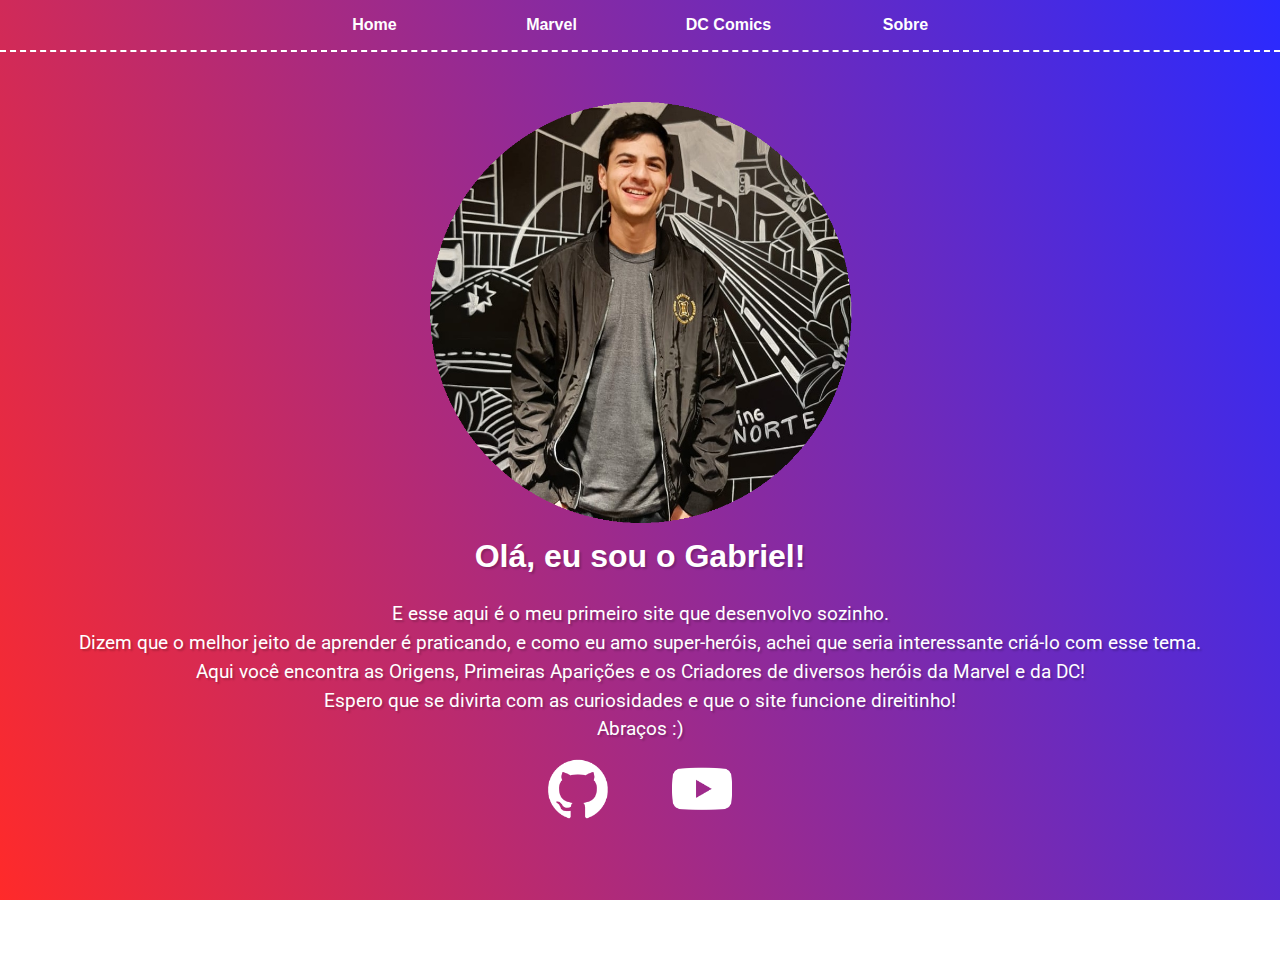
<file: conteudos/sobre.html>
<!DOCTYPE html> <!-- V1.0 - 03/04/2022 -->
<html lang="pt-br">
<head>
    <meta charset="UTF-8">
    <meta http-equiv="X-UA-Compatible" content="IE=edge">
    <meta name="viewport" content="width=device-width, initial-scale=1.0">
    <link rel="stylesheet" href="../estilos/estilo-header.css">
    <link rel="stylesheet" href="../estilos/estilo-menu-dropdown.css">
    <link rel="stylesheet" href="../estilos/estilo-sobre.css">
    <link rel="shortcut icon" href="../imagens/favicon/escudo-capitao-america-favicon-001.svg" type="image/x-icon">
    <link rel="shortcut icon" href="imagens/favicon/escudo-capitao-america-favicon-001.svg" type="image/x-icon">
    <title>Super-Heróis</title>
</head>
<body>
    <header>
        <nav class="menu">
            <ul class="dropdown-menu">
                <li><a href="../index.html">Home</a></li>
                <li>
                    <a href="#">Marvel</a>
                    <ul class="dropdown-submenu">
                        <li><a href="homem-aranha.html">Homem-Aranha</a></li>
                        <li><a href="hulk.html">Hulk</a></li>
                        <li><a href="surfista-prateado.html">Surfista Prateado</a></li>
                    </ul>
                </li>
                <li>
                    <a href="#">DC Comics</a>
                    <ul class="dropdown-submenu">
                        <li><a href="batman.html">Batman</a></li>
                        <li><a href="mulher-maravilha.html">Mulher-Maravilha</a></li>
                        <li><a href="super-homem.html">Super-Homem</a></li>
                    </ul>
                </li>
                <li><a href="sobre.html">Sobre</a></li>
            </ul>
        </nav>
    </header>

    <main>
        <div id="foto-perfil-container">
            <img src="../imagens/foto-perfil-001.png" alt="" id="foto-perfil">
        </div>
        <h1>Olá, eu sou o Gabriel!</h1>
        <p>E esse aqui é o meu primeiro site que desenvolvo sozinho.</p>
        <p>Dizem que o melhor jeito de aprender é praticando, e como eu amo super-heróis, achei que seria interessante criá-lo com esse tema.</p>
        <p>Aqui você encontra as Origens, Primeiras Aparições e os Criadores de diversos heróis da Marvel e da DC!</p>
        <p>Espero que se divirta com as curiosidades e que o site funcione direitinho!</p>
        <p>Abraços :)</p>
        <div class="icones-container">
            <a href="https://github.com/gabrielchiarelli" target="_blank"><img src="../imagens/icones-redes-sociais/logo-github-branco-001.png" alt="" class="icones"></a>
            <a href="https://youtube.com/desenvolvendojogos" target="_blank"><img src="../imagens/icones-redes-sociais/logo-youtube-branco-001.png" alt="" class="icones"></a>
        </div>
    </main>
    <footer>
        <p>Site desenvolvido por <a href="https://github.com/gabrielchiarelli" target="_blank">Gabriel Chiarelli</a></p>
    </footer>
</body>
</html>
</file>
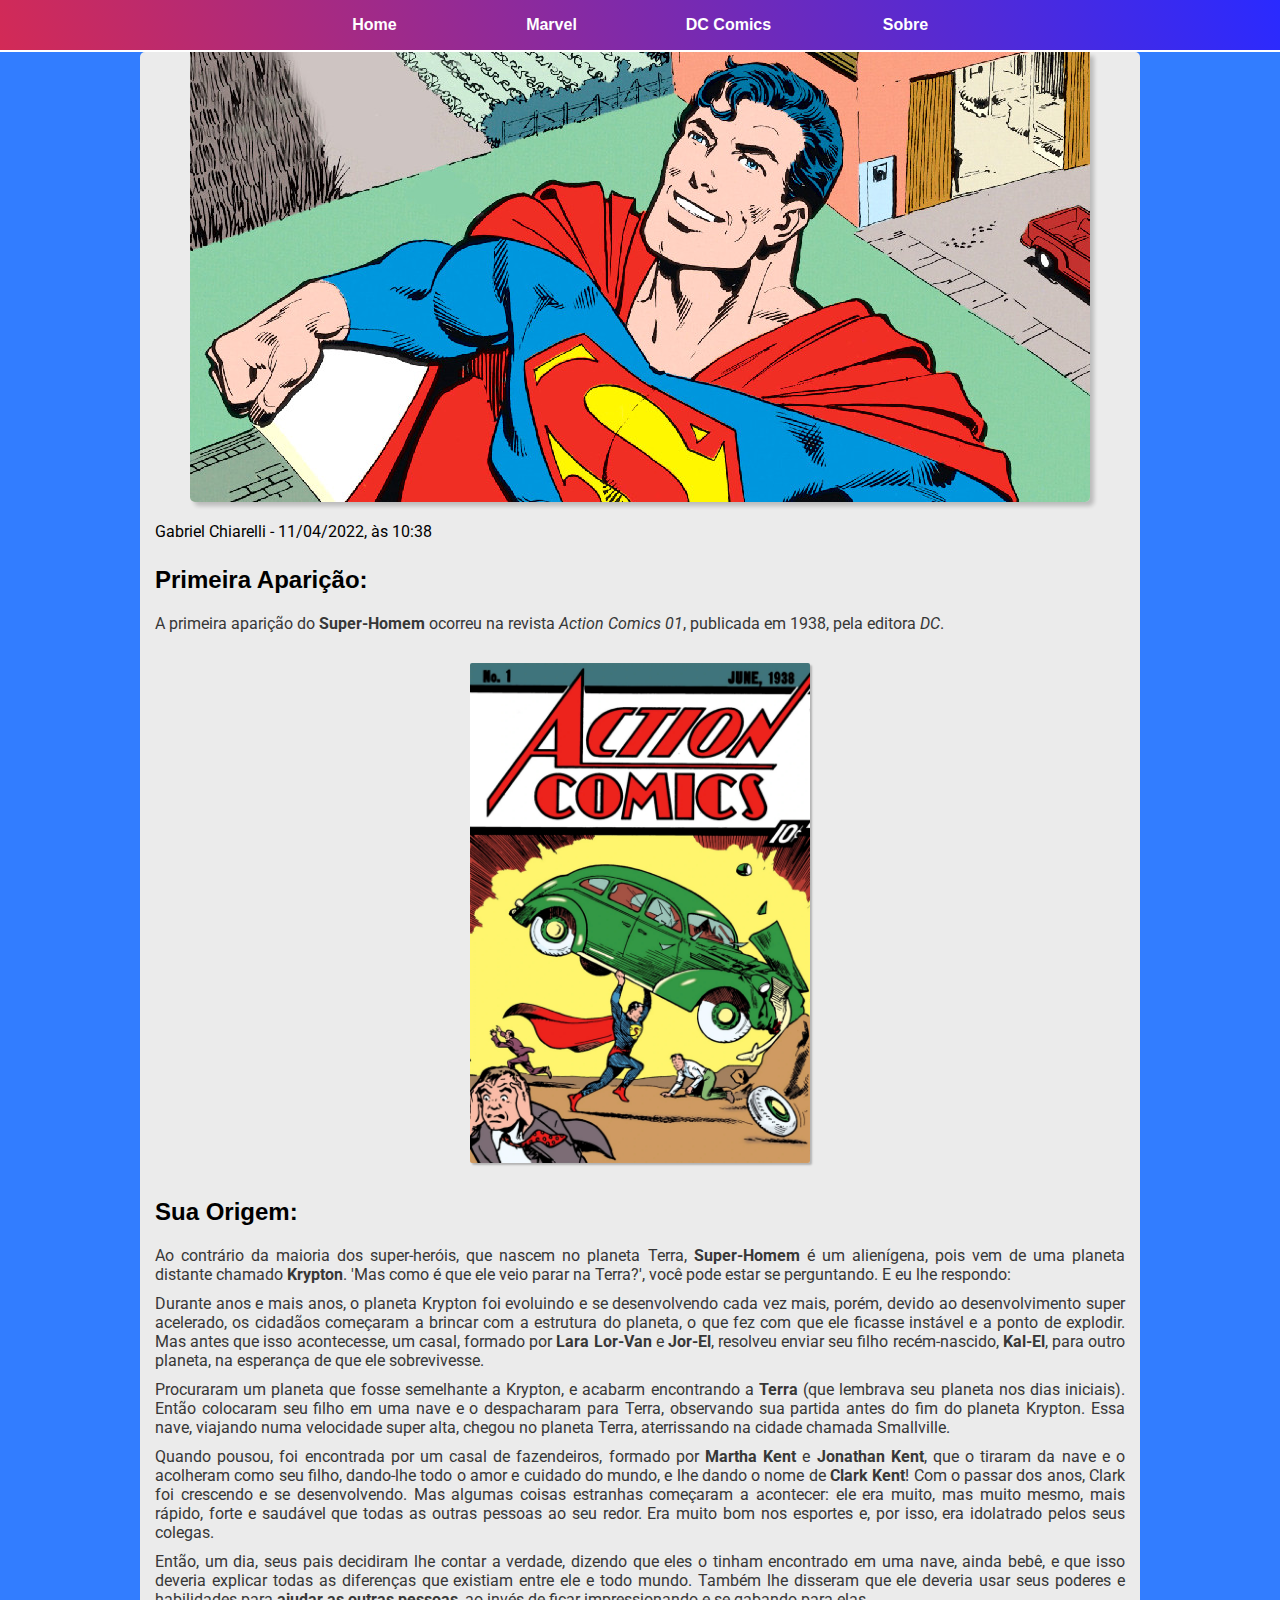
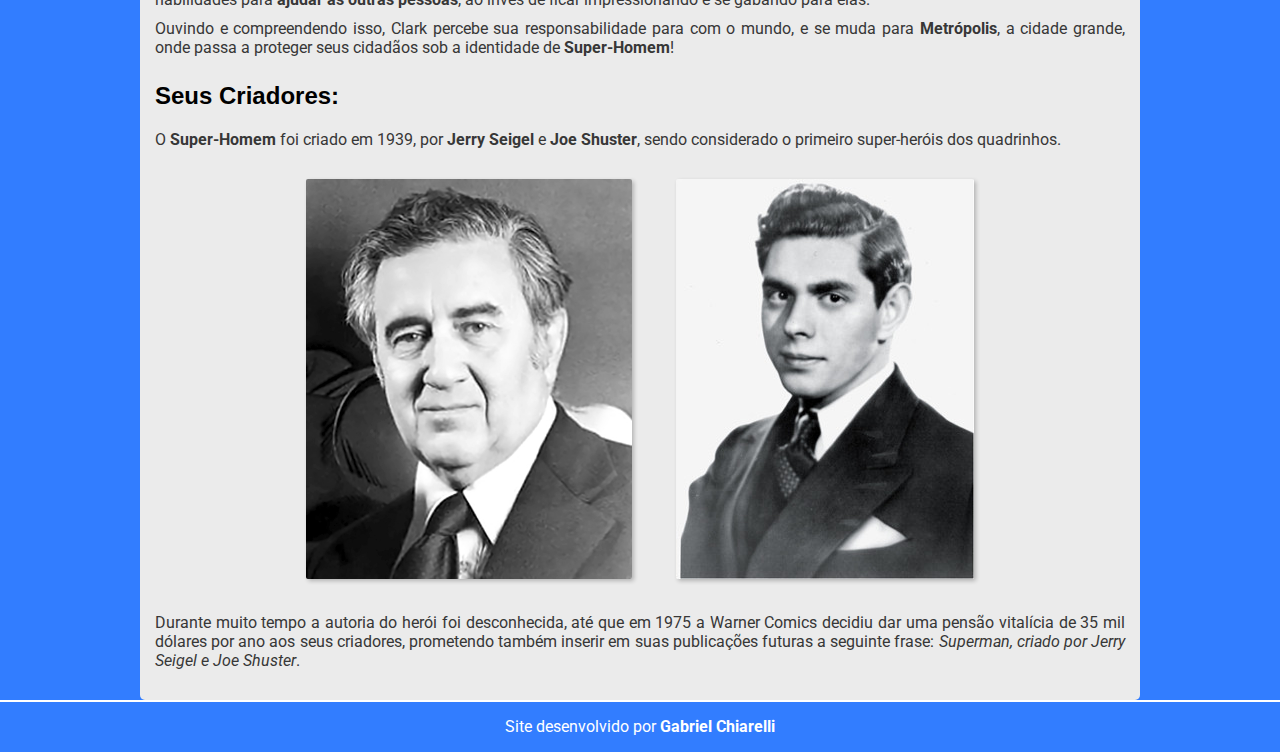
<file: conteudos/super-homem.html>
<!DOCTYPE html>
<html lang="pt-br">
<head>
    <meta charset="UTF-8">
    <meta http-equiv="X-UA-Compatible" content="IE=edge">
    <meta name="viewport" content="width=device-width, initial-scale=1.0">
    <link rel="stylesheet" href="../estilos/estilo-header.css">
    <link rel="stylesheet" href="../estilos/estilo-menu-dropdown.css">
    <link rel="stylesheet" href="../estilos/estilo-base.css">
    <link rel="stylesheet" href="../estilos/estilo-homem-aranha.css">
    <link rel="shortcut icon" href="../imagens/favicon/escudo-capitao-america-favicon-001.svg" type="image/x-icon">
    <title>Super-Heróis: Super-Homem</title>
</head>
<body id="DC-Comics">
    <header>
        <nav class="menu">
            <ul class="dropdown-menu">
                <li><a href="../index.html">Home</a></li>
                <li>
                    <a href="#">Marvel</a>
                    <ul class="dropdown-submenu">
                        <li><a href="homem-aranha.html">Homem-Aranha</a></li>
                        <li><a href="hulk.html">Hulk</a></li>
                        <li><a href="surfista-prateado.html">Surfista Prateado</a></li>
                    </ul>
                </li>
                <li>
                    <a href="#">DC Comics</a>
                    <ul class="dropdown-submenu">
                        <li><a href="batman.html">Batman</a></li>
                        <li><a href="mulher-maravilha.html">Mulher-Maravilha</a></li>
                        <li><a href="super-homem.html">Super-Homem</a></li>
                    </ul>
                </li>
                <li><a href="sobre.html">Sobre</a></li>
            </ul>
        </nav>
    </header>

    <main>
        <picture>
            <img src="../imagens/imagem-principal-super-homem-001.jpg" alt="imagem do Super-Homem, por John Byrne" id="img01">
        </picture>
        <p id="creditos">Gabriel Chiarelli - 11/04/2022, às 10:38</p>

        <h2>Primeira Aparição:</h2>
        <p>A primeira aparição do <strong>Super-Homem</strong> ocorreu na revista <em>Action Comics 01</em>, publicada em 1938, pela editora <em>DC</em>.</p>
        <picture>
            <img src="../imagens/capa-action-comics-01-001.jpg" alt="capa da revista Action Comics 01, de 1939" class="capa-esquerda">
        </picture>

        <h2>Sua Origem:</h2>
        <p>Ao contrário da maioria dos super-heróis, que nascem no planeta Terra, <strong>Super-Homem</strong> é um alienígena, pois vem de uma planeta distante chamado <strong>Krypton</strong>. 'Mas como é que ele veio parar na Terra?', você pode estar se perguntando. E eu lhe respondo:</p>
        <p>Durante anos e mais anos, o planeta Krypton foi evoluindo e se desenvolvendo cada vez mais, porém, devido ao desenvolvimento super acelerado, os cidadãos começaram a brincar com a estrutura do planeta, o que fez com que ele ficasse instável e a ponto de explodir. Mas antes que isso acontecesse, um casal, formado por <strong>Lara Lor-Van</strong> e <strong>Jor-El</strong>, resolveu enviar seu filho recém-nascido, <strong>Kal-El</strong>, para outro planeta, na esperança de que ele sobrevivesse.</p>
        <p>Procuraram um planeta que fosse semelhante a Krypton, e acabarm encontrando a <strong>Terra</strong> (que lembrava seu planeta nos dias iniciais). Então colocaram seu filho em uma nave e o despacharam para Terra, observando sua partida antes do fim do planeta Krypton. Essa nave, viajando numa velocidade super alta, chegou no planeta Terra, aterrissando na cidade chamada Smallville.</p>
        <p>Quando pousou, foi encontrada por um casal de fazendeiros, formado por <strong>Martha Kent</strong> e <strong>Jonathan Kent</strong>, que o tiraram da nave e o acolheram como seu filho, dando-lhe todo o amor e cuidado do mundo, e lhe dando o nome de <strong>Clark Kent</strong>! Com o passar dos anos, Clark foi crescendo e se desenvolvendo. Mas algumas coisas estranhas começaram a acontecer: ele era muito, mas muito mesmo, mais rápido, forte e saudável que todas as outras pessoas ao seu redor. Era muito bom nos esportes e, por isso, era idolatrado pelos seus colegas.</p>
        <p>Então, um dia, seus pais decidiram lhe contar a verdade, dizendo que eles o tinham encontrado em uma nave, ainda bebê, e que isso deveria explicar todas as diferenças que existiam entre ele e todo mundo. Também lhe disseram que ele deveria usar seus poderes e habilidades para <strong>ajudar as outras pessoas</strong>, ao invés de ficar impressionando e se gabando para elas.</p>
        <p>Ouvindo e compreendendo isso, Clark percebe sua responsabilidade para com o mundo, e se muda para <strong>Metrópolis</strong>, a cidade grande, onde passa a proteger seus cidadãos sob a identidade de <strong>Super-Homem</strong>!</p>

        <h2>Seus Criadores:</h2>
        <p>O <strong>Super-Homem</strong> foi criado em 1939, por <strong>Jerry Seigel</strong> e <strong>Joe Shuster</strong>, sendo considerado o primeiro super-heróis dos quadrinhos.</p>
        <div class="imagens">
            <picture>
                <img src="../imagens/jerry-siegel-001.jpg" alt="foto de Jerry Seigel, co-criador do Super-Homem" class="duas-imagens">
            </picture>
            <picture>
                <img src="../imagens/joe-shuster-001.jpg" alt="foto de Joe Shuster, co-criador do Super-Homem" class="duas-imagens">
            </picture>
        </div>
        <p>Durante muito tempo a autoria do herói foi desconhecida, até que em 1975 a Warner Comics decidiu dar uma pensão vitalícia de 35 mil dólares por ano aos seus criadores, prometendo também inserir em suas publicações futuras a seguinte frase: <em>Superman, criado por Jerry Seigel e Joe Shuster</em>. </p>
    </main>

    <footer>
        <p>Site desenvolvido por <a href="https://github.com/gabrielchiarelli" target="_blank">Gabriel Chiarelli</a></p>
    </footer>
</body>
</html>
</file>
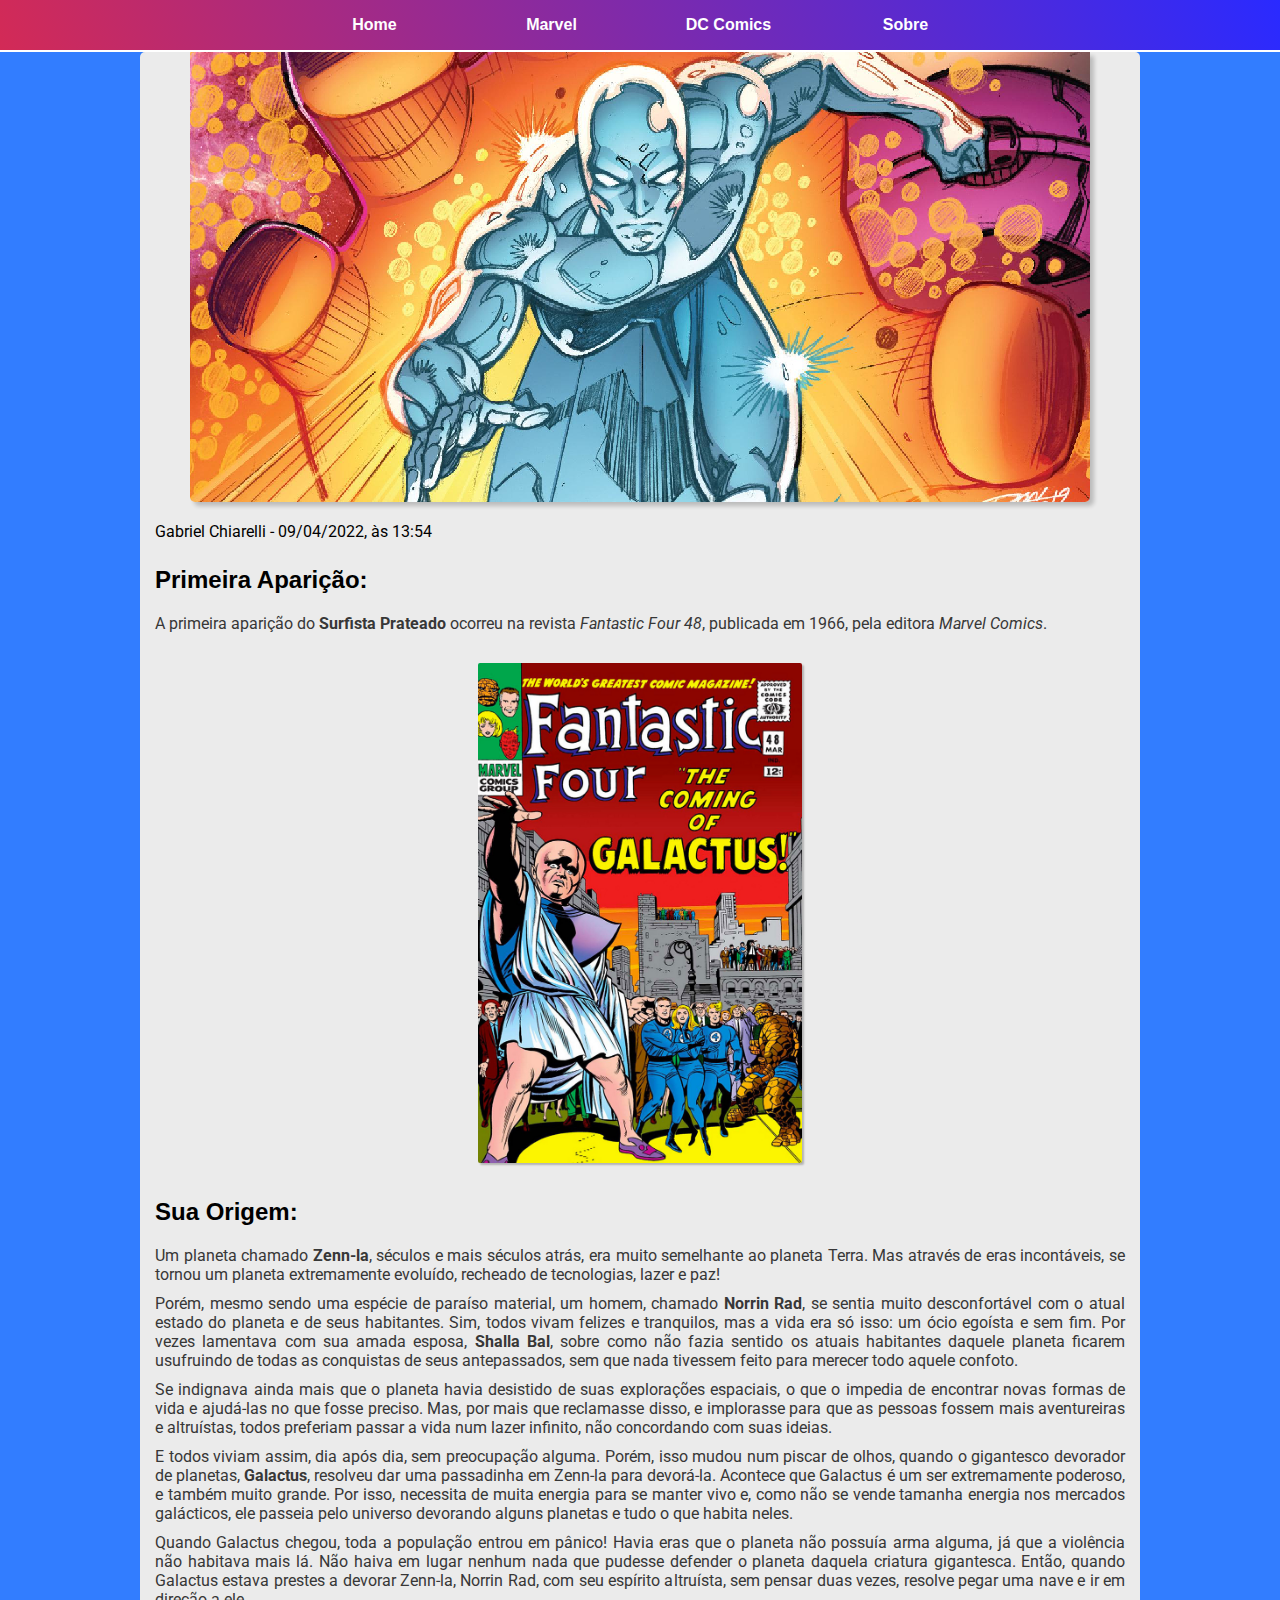
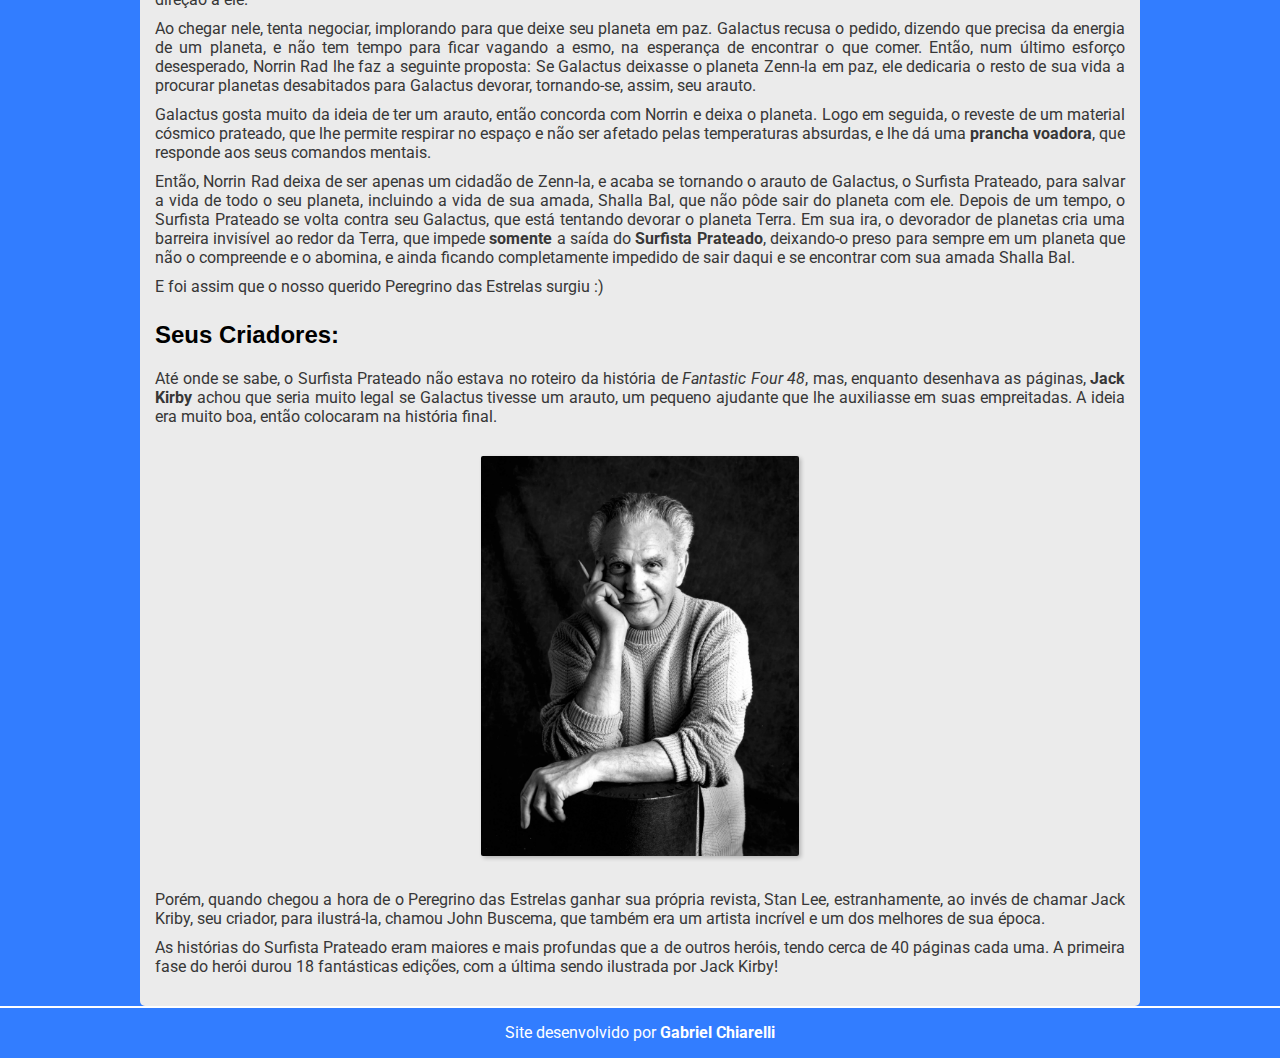
<file: conteudos/surfista-prateado.html>
<!DOCTYPE html>
<html lang="pt-br">
<head>
    <meta charset="UTF-8">
    <meta http-equiv="X-UA-Compatible" content="IE=edge">
    <meta name="viewport" content="width=device-width, initial-scale=1.0">
    <link rel="stylesheet" href="../estilos/estilo-header.css">
    <link rel="stylesheet" href="../estilos/estilo-menu-dropdown.css">
    <link rel="stylesheet" href="../estilos/estilo-base.css">
    <link rel="stylesheet" href="../estilos/estilo-homem-aranha.css">
    <link rel="shortcut icon" href="../imagens/favicon/escudo-capitao-america-favicon-001.svg" type="image/x-icon">
    <title>Super-Heróis: Surfita Prateado</title>
</head>
<body id="Marvel">
    <header>
        <nav class="menu">
            <ul class="dropdown-menu">
                <li><a href="../index.html">Home</a></li>
                <li>
                    <a href="#">Marvel</a>
                    <ul class="dropdown-submenu">
                        <li><a href="homem-aranha.html">Homem-Aranha</a></li>
                        <li><a href="hulk.html">Hulk</a></li>
                        <li><a href="surfista-prateado.html">Surfista Prateado</a></li>
                    </ul>
                </li>
                <li>
                    <a href="#">DC Comics</a>
                    <ul class="dropdown-submenu">
                        <li><a href="batman.html">Batman</a></li>
                        <li><a href="mulher-maravilha.html">Mulher-Maravilha</a></li>
                        <li><a href="super-homem.html">Super-Homem</a></li>
                    </ul>
                </li>
                <li><a href="sobre.html">Sobre</a></li>
            </ul>
        </nav>
    </header>

    <main>
        <picture>
            <img src="../imagens/imagem-principal-surfista-prateado-001.png" alt="imagem do Surfista Prateado" id="img01">
        </picture>
        <p id="creditos">Gabriel Chiarelli - 09/04/2022, às 13:54</p>

        <h2>Primeira Aparição:</h2>
        <p>A primeira aparição do <strong>Surfista Prateado</strong> ocorreu na revista <em>Fantastic Four 48</em>, publicada em 1966, pela editora <em>Marvel Comics</em>.</p>
        <picture>
            <img src="../imagens/capa-fantastic-four-48-001.jpg" alt="capa de Fantastic Four 48, 1966" class="capa-esquerda">
        </picture>

        <h2>Sua Origem:</h2>
        <p>Um planeta chamado <strong>Zenn-la</strong>, séculos e mais séculos atrás, era muito semelhante ao planeta Terra. Mas através de eras incontáveis, se tornou um planeta extremamente evoluído, recheado de tecnologias, lazer e paz!</p>
        <p>Porém, mesmo sendo uma espécie de paraíso material, um homem, chamado <strong>Norrin Rad</strong>, se sentia muito desconfortável com o atual estado do planeta e de seus habitantes. Sim, todos vivam felizes e tranquilos, mas a vida era só isso: um ócio egoísta e sem fim. Por vezes lamentava com sua amada esposa, <strong>Shalla Bal</strong>, sobre como não fazia sentido os atuais habitantes daquele planeta ficarem usufruindo de todas as conquistas de seus antepassados, sem que nada tivessem feito para merecer todo aquele confoto.</p>
        <p>Se indignava ainda mais que o planeta havia desistido de suas explorações espaciais, o que o impedia de encontrar novas formas de vida e ajudá-las no que fosse preciso. Mas, por mais que reclamasse disso, e implorasse para que as pessoas fossem mais aventureiras e altruístas, todos preferiam passar a vida num lazer infinito, não concordando com suas ideias.</p>
        <p>E todos viviam assim, dia após dia, sem preocupação alguma. Porém, isso mudou num piscar de olhos, quando o gigantesco devorador de planetas, <strong>Galactus</strong>, resolveu dar uma passadinha em Zenn-la para devorá-la. Acontece que Galactus é um ser extremamente poderoso, e também muito grande. Por isso, necessita de muita energia para se manter vivo e, como não se vende tamanha energia nos mercados galácticos, ele passeia pelo universo devorando alguns planetas e tudo o que habita neles.</p>
        <p>Quando Galactus chegou, toda a população entrou em pânico! Havia eras que o planeta não possuía arma alguma, já que a violência não habitava mais lá. Não haiva em lugar nenhum nada que pudesse defender o planeta daquela criatura gigantesca. Então, quando Galactus estava prestes a devorar Zenn-la, Norrin Rad, com seu espírito altruísta, sem pensar duas vezes, resolve pegar uma nave e ir em direção a ele.</p>
        <p>Ao chegar nele, tenta negociar, implorando para que deixe seu planeta em paz. Galactus recusa o pedido, dizendo que precisa da energia de um planeta, e não tem tempo para ficar vagando a esmo, na esperança de encontrar o que comer. Então, num último esforço desesperado, Norrin Rad lhe faz a seguinte proposta: Se Galactus deixasse o planeta Zenn-la em paz, ele dedicaria o resto de sua vida a procurar planetas desabitados para Galactus devorar, tornando-se, assim, seu arauto.</p>
        <p>Galactus gosta muito da ideia de ter um arauto, então concorda com Norrin e deixa o planeta. Logo em seguida, o reveste de um material cósmico prateado, que lhe permite respirar no espaço e não ser afetado pelas temperaturas absurdas, e lhe dá uma <strong>prancha voadora</strong>, que responde aos seus comandos mentais.</p>
        <p>Então, Norrin Rad deixa de ser apenas um cidadão de Zenn-la, e acaba se tornando o arauto de Galactus, o Surfista Prateado, para salvar a vida de todo o seu planeta, incluindo a vida de sua amada, Shalla Bal, que não pôde sair do planeta com ele. Depois de um tempo, o Surfista Prateado se volta contra seu Galactus, que está tentando devorar o planeta Terra. Em sua ira, o devorador de planetas cria uma barreira invisível ao redor da Terra, que impede <strong>somente</strong> a saída do <strong>Surfista Prateado</strong>, deixando-o preso para sempre em um planeta que não o compreende e o abomina, e ainda ficando completamente impedido de sair daqui e se encontrar com sua amada Shalla Bal.</p>
        <p>E foi assim que o nosso querido Peregrino das Estrelas surgiu :)</p>

        <h2>Seus Criadores:</h2>
        <p>Até onde se sabe, o Surfista Prateado não estava no roteiro da história de <em>Fantastic Four 48</em>, mas, enquanto desenhava as páginas, <strong>Jack Kirby</strong> achou que seria muito legal se Galactus tivesse um arauto, um pequeno ajudante que lhe auxiliasse em suas empreitadas. A ideia era muito boa, então colocaram na história final.</p>
        <div class="imagens">
            <picture>
                <img src="../imagens/jack-kirby-001.jpg" alt="foto de Jack Kirby, criador do Surfista Prateado" class="duas-imagens">
            </picture>
        </div>
        <p>Porém, quando chegou a hora de o Peregrino das Estrelas ganhar sua própria revista, Stan Lee, estranhamente, ao invés de chamar Jack Kriby, seu criador, para ilustrá-la, chamou John Buscema, que também era um artista incrível e um dos melhores de sua época.</p>
        <p>As histórias do Surfista Prateado eram maiores e mais profundas que a de outros heróis, tendo cerca de 40 páginas cada uma. A primeira fase do herói durou 18 fantásticas edições, com a última sendo ilustrada por Jack Kirby!</p>
    </main>

    <footer>
        <p>Site desenvolvido por <a href="https://github.com/gabrielchiarelli" target="_blank">Gabriel Chiarelli</a></p>
    </footer>
</body>
</html>
</file>
<file: estilos/estilo-header.css>
* {
    margin: 0px;
    padding: 0px;
    text-decoration: none;
}

header {
    padding-top: 0px;
    min-height: 40px;
    width: 100%;

    background-attachment: fixed;
    border-bottom: 2px solid white;

    background-image: linear-gradient(68.15deg, rgb(255, 42, 42), rgb(42, 42, 255));
}
</file>
<file: estilos/estilo-menu-dropdown.css>
* {
    margin: 0px;
    padding: 0px;
    text-decoration: none;
}

.menu {
    display: flex;
    align-items: center;
    justify-content: center;

    position: relative;         /* garante que o submenu apareça por cima do conteúdo da página */
}

.dropdown-menu {
    display: flex;
    gap: 2px;

    font-family: Verdana, Geneva, Tahoma, sans-serif;
    font-weight: bold;
}

.dropdown-menu li {
    width: 175px;
    height: 50px;

    border-radius: 5px;

    list-style: none;

    /*background-color: orange;*/
}

.dropdown-menu > li:hover {
    background-color: rgba(0, 0, 0, 0.2);
}

.dropdown-menu a {
    display: flex;
    justify-content: center;
    align-items: center;

    width: 100%;
    height: 100%;

    color: white;
    font-size: 1em;
    text-decoration: none;

    background-color: transparent;
    transition: all 0.2s linear;
}

.dropdown-menu li:hover > .dropdown-submenu {
    display: block;
}

.dropdown-submenu li:hover a{
    background-color: rgb(255, 151, 39);
}

.dropdown-submenu li {
    width: 100%;
}

.dropdown-submenu {
    margin-top: 0px;
    display: none;
}

.dropdown-submenu li {
    border-radius: 5px;
}

.dropdown-submenu a {
    display: flex;
    justify-content: center; /* 'flex-start' para colar no início */

    /*border-left: 8px solid transparent;*/
    /*padding-left: 15px;*/
    width: 100%;
    height: 100%;

    font-size: 1em;

    background-color: rgba(177, 42, 255, 0.8);
}

/*.dropdown-submenu li:hover {
    border-left: 8px solid black;
}*/
</file>
<file: estilos/estilo-index.css>
@charset "UTF-8";

@import url('https://fonts.googleapis.com/css2?family=Roboto:ital,wght@0,100;0,300;0,400;0,500;0,700;0,900;1,100;1,300;1,400;1,500;1,700;1,900&display=swap');

* {
    margin: 0px;
    padding: 0px;
    text-decoration: none;
}

body {
    min-width: fit-content;

    background-image: linear-gradient(rgb(230, 230, 230));
    background-attachment: scroll;           /* impede que o BG não apareça ao rolar a página */

    /*background-image: linear-gradient(68.15deg, rgb(255, 42, 42), rgb(42, 42, 255));*/
    background-image: linear-gradient(to top, rgb(255, 103, 103), rgb(50, 125, 255) 70%);
    /*background-image: linear-gradient(to top, rgb(255, 50, 50), rgb(50, 125, 255) 50%);*/
}

header {
    position: fixed;      /*deixa o header fixo*/
    width: fit-content%;
    border-bottom: 2px solid white;
}

main {
    min-width: 300px;
    max-width: 1000px;
    margin: auto;
    margin-bottom: 10px;
    border-radius: 5px;
    text-shadow: 2px 2px 2px rgba(0, 0, 0, 0.2);

    /*background-image: linear-gradient(to bottom, rgb(50, 125, 255), rgb(255, 50, 50))*/
}

.imagem-principal-container {
    text-align: center;
}

.img-principal {
    margin: auto;
    margin-top: 40px;
    width: 95%;
    border-radius: 5px;

    box-shadow: 4px 4px 4px rgb(0, 0, 0, 0.2);
    transition-duration: 0.4s;
}

.img-principal:hover {
    width: 100%;
}

.imagens-destaque {
    display: flex;
    justify-content: center;
    gap: 5px;
    margin-bottom: 0px;
}

.imagem-container {
    /*float: left;*/
    text-align: center;
    padding-top: 40px;
    width: fit-content;
}

.img-destaque {
    width: 90%;
    border-radius: 5px;

    box-shadow: 4px 4px 4px rgba(0, 0, 0, 0.2);
    transition-duration: 0.2s;
}

.img-destaque:hover {
    width: 100%;
}

.container {
    display: inline-block;
}

.container > img {
    height: 200;
    width: 200;
}

.container > h1 {
    text-align: center;
}

.destaque {
    padding-top: 20px;
    padding-bottom: 20px;

    transition-duration: 1s;
    text-align: center;
}

.img-destaque2 {
    margin: 0px 20px 10px 20px;
    width: 75%;
    border-radius: 5px;

    transition-duration: 0.2s;
}

.img-destaque2:hover {
    width: 80%;
}

.txt-destaque {
    display: block;
    text-align: left;
    padding-left: 5%;

    color: rgb(20, 20, 20);
    font-family: Verdana, Geneva, Tahoma, sans-serif;
    font-size: 1.5em;
}

main > h1 { 
    margin-top: 10px;
    margin-bottom: 10px;
    text-align: center;
    color: black;
    font-family: Verdana, Geneva, Tahoma, sans-serif;
}

main > picture > img {
    display: block;
    margin: auto;
    border-radius: 5px;
}

main > p {
    padding-left: 20px;
    padding-right: 20px;
    text-align: center;
    color: white;
    font-family: 'Roboto', sans-serif;
    font-size: 1.2em;
}

footer {
    margin: 0px;
    min-width: 600px;
    /*border-top: 2px dashed white;*/
    border-top: 2px solid white;
    position: relative;
    bottom: 0;
    height: 50px;
    background-image: linear-gradient(68.15deg, rgb(255, 42, 42), rgb(42, 42, 255));
    background-attachment: fixed;           /* impede que o BG não apareça ao rolar a página */
}

footer > p {
    padding-top: 15px;
    padding-bottom: 10px;
    text-align: center;
    color: white; 
    font-family: 'Roboto', sans-serif;
}

footer > p > a {
    color: inherit;
    font-weight: bold;
}

footer > p > a:hover {
    text-decoration: underline;
}
</file>
<file: estilos/estilo-base.css>
@charset "UTF-8";

@import url('https://fonts.googleapis.com/css2?family=Roboto:ital,wght@0,100;0,300;0,400;0,500;0,700;0,900;1,100;1,300;1,400;1,500;1,700;1,900&display=swap');

:root {
    --duracaoTransicaoBotaoMenu: 0.2s;
}

* {
    margin: 0px;
    padding: 0px;
    text-decoration: none;
}

body {
    /*background-color: rgb(60, 60, 255);*/
}

header {
    padding-top: 0px;
    min-height: 40px;
    min-width: 600px;
    text-align: center;
    /*border-bottom: 2px dashed white;*/
    border-bottom: 2px solid white;
    background-image: linear-gradient(68.15deg, rgb(255, 42, 42), rgb(42, 42, 255));
    background-attachment: fixed;           /* impede que o BG não apareça ao rolar a página */
}

nav > a {
    padding: 15px;
    border-radius: 5px;
    font-weight: bold;
    color: white;
    font-family: Verdana, Geneva, Tahoma, sans-serif;
    transition-duration: var(--duracaoTransicaoBotaoMenu);
}

nav > a:hover {
    background-color: rgba(0, 0, 0, 0.14);
}

main {
    border-radius: 5px;
    min-width: 300px;
    max-width: 1000px;
    margin: auto;
    /*background-color: white;
    box-shadow: 2px 2px 2px rgba(0, 0, 0, 0.14);*/
}

footer {
    margin: 0px;
    min-width: 600px;
    /*border-top: 2px dashed white;*/
    border-top: 2px solid white;
    position: relative;
    bottom: 0;
    height: 50px;
    background-image: linear-gradient(68.15deg, rgb(255, 42, 42), rgb(42, 42, 255));
    background-attachment: fixed;           /* impede que o BG não apareça ao rolar a página */
}

footer > p {
    padding-top: 15px;
    padding-bottom: 0px;
    text-align: center;
    color: white;
    font-family: 'Roboto', sans-serif;
}

footer > p > a {
    color: inherit;
    font-weight: bold;
}

footer > p > a:hover {
    text-decoration: underline;
}
</file>
<file: estilos/estilo-homem-aranha.css>
@charset "UTF-8";

@import url('https://fonts.googleapis.com/css2?family=Roboto:ital,wght@0,100;0,300;0,400;0,500;0,700;0,900;1,100;1,300;1,400;1,500;1,700;1,900&display=swap');


body {
    /*background-image: linear-gradient(to bottom, rgb(65, 65, 250), blue);*/
    background-color: rgb(232, 232, 232);
    /*background-image: linear-gradient(to bottom, rgb(242, 242, 242), rgb(202, 202, 202));*/
    background-attachment: fixed;
}

body#DC-Comics {
    background-color: rgb(50, 125, 255);
}

body#Marvel {
    background-color: rgb(50, 125, 255); /*rgb(255, 50, 50);*/
}

main {
    min-width: 300px;
    max-width: 1000px;
    padding-bottom: 20px;
    background-color: rgb(235, 235, 235);
}

main > h1 {
    padding: 10px;
    color: black;
    font-family: Verdana, Geneva, Tahoma, sans-serif;
    font-size: 2.5em;
    text-align: center;
    text-shadow: 2px 2px 2px rgba(0, 0, 0, 0.14);
    font-weight: normal;
}

#img01 {
    /* tamanho da imagem principal 900 x 450 */
    border-bottom-left-radius: 5px;
    border-bottom-right-radius: 5px;
    margin-top: 0px;
    margin-bottom: 20px;

    display: block;
    margin: 0 auto;
    /*margin-left: auto;
    margin-right: auto;*/
    width: 90%;

    min-width: 300px;
    max-width: 950px;

    box-shadow: 4px 4px 4px rgba(0, 0, 0, 0.2);
}

p#creditos {
    padding-top: 20px;
    color: black;
    
    /*border-bottom: 2px solid rgb(0, 89, 255);*/
}

main > h2 {
    /*text-align: center;*/
    padding: 15px;
    padding-bottom: 20px;
    color: black;
    font-family: Verdana, Geneva, Tahoma, sans-serif;
    /*text-shadow: 2px 2px 2px rgba(0, 0, 0, 0.14);*/
    font-weight: bold;
}

main > p {
    padding: 10px;
    padding-left: 15px;
    padding-right: 15px;
    padding-top: 0px;
    text-align: justify;
    color: rgb(55, 55, 55);
    font-family: 'Roboto', cursive;
    /*text-indent: 30px;*/
}

.capa-esquerda {
    border-radius: 2px;
    display: block;

    height: 500px;
    padding: 0;
    margin: 20px auto;
    text-align: center;

    box-shadow: 2px 2px 2px rgba(0, 0, 0, 0.24);
}

.imagens {
    padding: 0;
    margin-top: 20px;
    margin-right: auto;
    margin-bottom: 20px;
    margin-left: auto;
    text-align: center;
    /*background-color: rgb(230, 230, 230);*/
}

.duas-imagens {
    margin: 20px;
    margin-top: 0px;
    margin-bottom: 10px;
    height: 400px;

    border-radius: 2px;

    box-shadow: 2px 2px 4px rgba(0, 0, 0, 0.24);
}

main > ul {
    padding-left: 10px;
    list-style-position: inside;
    columns: 2;
}

main ul li {
    color: rgb(35, 35, 35);
}

footer > p {
    padding-bottom: 15px;
}
</file>
<file: estilos/estilo-sobre.css>
@charset "UTF-8";

@import url('https://fonts.googleapis.com/css2?family=Roboto:ital,wght@0,100;0,300;0,400;0,500;0,700;0,900;1,100;1,300;1,400;1,500;1,700;1,900&display=swap');

* {
    margin: 0px;
    padding: 0px;
    text-decoration: none;
}

body {
    min-height: fit-content;
    min-width: fit-content;

    background-image: linear-gradient(68.15deg, rgb(255, 42, 42), rgb(42, 42, 255));
    background-attachment: fixed;           /* impede que o BG não apareça ao rolar a página */
}

header {
    height: 100%;
    width: 100%;
    border-bottom: 2px dashed white;
}

main {
    height: 100%;
    min-width: 300px;
    max-width: 1200px;
    margin: auto;
    margin-bottom: 95px;
    border-radius: 5px;
    text-shadow: 2px 2px 2px rgba(0, 0, 0, 0.2);
}

#foto-perfil-container {
    margin-top: 50px;
    text-align: center;
}

#foto-perfil {
    width: 40%;
}

main > h1 { 
    margin-top: 10px;
    margin-bottom: 25px;
    text-align: center;
    color: white;
    font-family: Verdana, Geneva, Tahoma, sans-serif;
}

main > p {
    padding-left: 20px;
    padding-right: 20px;
    line-height: 1.5em;
    text-align: center;
    color: white;
    font-family: 'Roboto', sans-serif;
    font-size: 1.2em;
}

.icones-container {
    text-align: center;
}

.icones {
    margin-top: 15px;
    margin-left: 30px;
    margin-right: 30px;
    width: 60px;
}

footer {
    margin-top: 0px;
    /*margin: 0px;*/
    border-top: 2px dashed white;
    position: relative;
    bottom: 0;
    height: 50px;
}

footer > p {
    padding-top: 15px;
    padding-bottom: 10px;
    text-align: center;
    color: white;
    font-family: 'Roboto', sans-serif;
}

footer > p > a {
    color: inherit;
    font-weight: bold;
}

footer > p > a:hover {
    text-decoration: underline;
}
</file>
